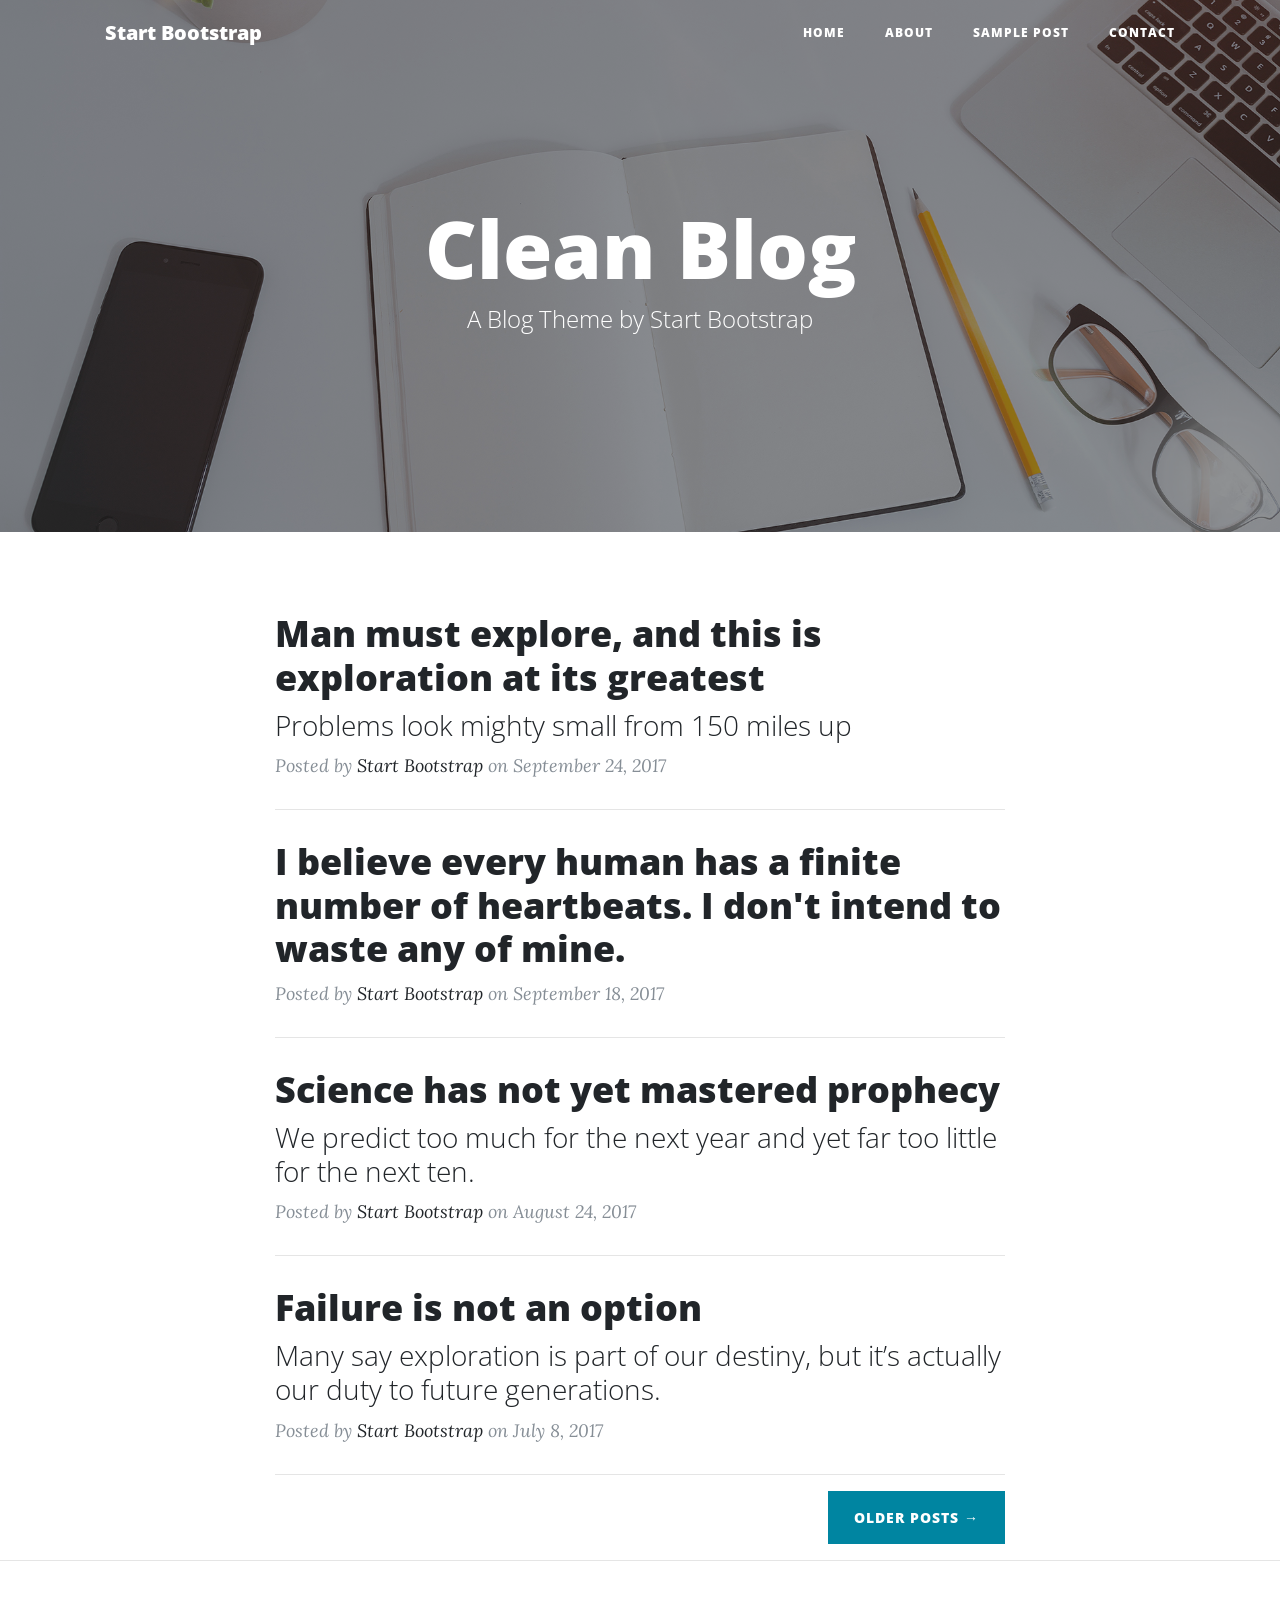
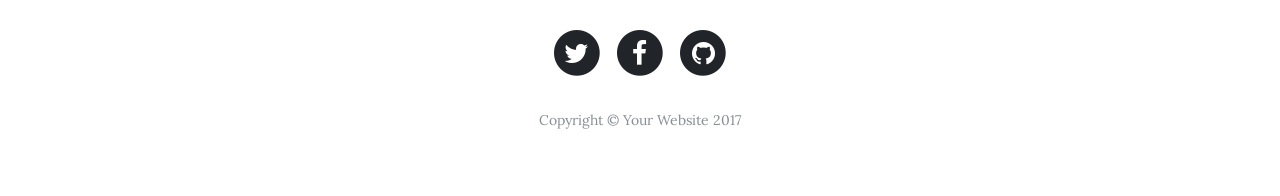
<file: themas-ejemplos/clean-blog-gh-pages/index.html>
<!DOCTYPE html>
<html lang="en">

  <head>

    <meta charset="utf-8">
    <meta name="viewport" content="width=device-width, initial-scale=1, shrink-to-fit=no">
    <meta name="description" content="">
    <meta name="author" content="">

    <title>Clean Blog - Start Bootstrap Theme</title>

    <!-- Bootstrap core CSS -->
    <link href="vendor/bootstrap/css/bootstrap.min.css" rel="stylesheet">

    <!-- Custom fonts for this template -->
    <link href="vendor/font-awesome/css/font-awesome.min.css" rel="stylesheet" type="text/css">
    <link href='https://fonts.googleapis.com/css?family=Lora:400,700,400italic,700italic' rel='stylesheet' type='text/css'>
    <link href='https://fonts.googleapis.com/css?family=Open+Sans:300italic,400italic,600italic,700italic,800italic,400,300,600,700,800' rel='stylesheet' type='text/css'>

    <!-- Custom styles for this template -->
    <link href="css/clean-blog.min.css" rel="stylesheet">

  </head>

  <body>

    <!-- Navigation -->
    <nav class="navbar navbar-expand-lg navbar-light fixed-top" id="mainNav">
      <div class="container">
        <a class="navbar-brand" href="index.html">Start Bootstrap</a>
        <button class="navbar-toggler navbar-toggler-right" type="button" data-toggle="collapse" data-target="#navbarResponsive" aria-controls="navbarResponsive" aria-expanded="false" aria-label="Toggle navigation">
          Menu
          <i class="fa fa-bars"></i>
        </button>
        <div class="collapse navbar-collapse" id="navbarResponsive">
          <ul class="navbar-nav ml-auto">
            <li class="nav-item">
              <a class="nav-link" href="index.html">Home</a>
            </li>
            <li class="nav-item">
              <a class="nav-link" href="about.html">About</a>
            </li>
            <li class="nav-item">
              <a class="nav-link" href="post.html">Sample Post</a>
            </li>
            <li class="nav-item">
              <a class="nav-link" href="contact.html">Contact</a>
            </li>
          </ul>
        </div>
      </div>
    </nav>

    <!-- Page Header -->
    <header class="masthead" style="background-image: url('img/home-bg.jpg')">
      <div class="overlay"></div>
      <div class="container">
        <div class="row">
          <div class="col-lg-8 col-md-10 mx-auto">
            <div class="site-heading">
              <h1>Clean Blog</h1>
              <span class="subheading">A Blog Theme by Start Bootstrap</span>
            </div>
          </div>
        </div>
      </div>
    </header>

    <!-- Main Content -->
    <div class="container">
      <div class="row">
        <div class="col-lg-8 col-md-10 mx-auto">
          <div class="post-preview">
            <a href="post.html">
              <h2 class="post-title">
                Man must explore, and this is exploration at its greatest
              </h2>
              <h3 class="post-subtitle">
                Problems look mighty small from 150 miles up
              </h3>
            </a>
            <p class="post-meta">Posted by
              <a href="#">Start Bootstrap</a>
              on September 24, 2017</p>
          </div>
          <hr>
          <div class="post-preview">
            <a href="post.html">
              <h2 class="post-title">
                I believe every human has a finite number of heartbeats. I don't intend to waste any of mine.
              </h2>
            </a>
            <p class="post-meta">Posted by
              <a href="#">Start Bootstrap</a>
              on September 18, 2017</p>
          </div>
          <hr>
          <div class="post-preview">
            <a href="post.html">
              <h2 class="post-title">
                Science has not yet mastered prophecy
              </h2>
              <h3 class="post-subtitle">
                We predict too much for the next year and yet far too little for the next ten.
              </h3>
            </a>
            <p class="post-meta">Posted by
              <a href="#">Start Bootstrap</a>
              on August 24, 2017</p>
          </div>
          <hr>
          <div class="post-preview">
            <a href="post.html">
              <h2 class="post-title">
                Failure is not an option
              </h2>
              <h3 class="post-subtitle">
                Many say exploration is part of our destiny, but it’s actually our duty to future generations.
              </h3>
            </a>
            <p class="post-meta">Posted by
              <a href="#">Start Bootstrap</a>
              on July 8, 2017</p>
          </div>
          <hr>
          <!-- Pager -->
          <div class="clearfix">
            <a class="btn btn-primary float-right" href="#">Older Posts &rarr;</a>
          </div>
        </div>
      </div>
    </div>

    <hr>

    <!-- Footer -->
    <footer>
      <div class="container">
        <div class="row">
          <div class="col-lg-8 col-md-10 mx-auto">
            <ul class="list-inline text-center">
              <li class="list-inline-item">
                <a href="#">
                  <span class="fa-stack fa-lg">
                    <i class="fa fa-circle fa-stack-2x"></i>
                    <i class="fa fa-twitter fa-stack-1x fa-inverse"></i>
                  </span>
                </a>
              </li>
              <li class="list-inline-item">
                <a href="#">
                  <span class="fa-stack fa-lg">
                    <i class="fa fa-circle fa-stack-2x"></i>
                    <i class="fa fa-facebook fa-stack-1x fa-inverse"></i>
                  </span>
                </a>
              </li>
              <li class="list-inline-item">
                <a href="#">
                  <span class="fa-stack fa-lg">
                    <i class="fa fa-circle fa-stack-2x"></i>
                    <i class="fa fa-github fa-stack-1x fa-inverse"></i>
                  </span>
                </a>
              </li>
            </ul>
            <p class="copyright text-muted">Copyright &copy; Your Website 2017</p>
          </div>
        </div>
      </div>
    </footer>

    <!-- Bootstrap core JavaScript -->
    <script src="vendor/jquery/jquery.min.js"></script>
    <script src="vendor/bootstrap/js/bootstrap.bundle.min.js"></script>

    <!-- Custom scripts for this template -->
    <script src="js/clean-blog.min.js"></script>

  </body>

</html>
</file>
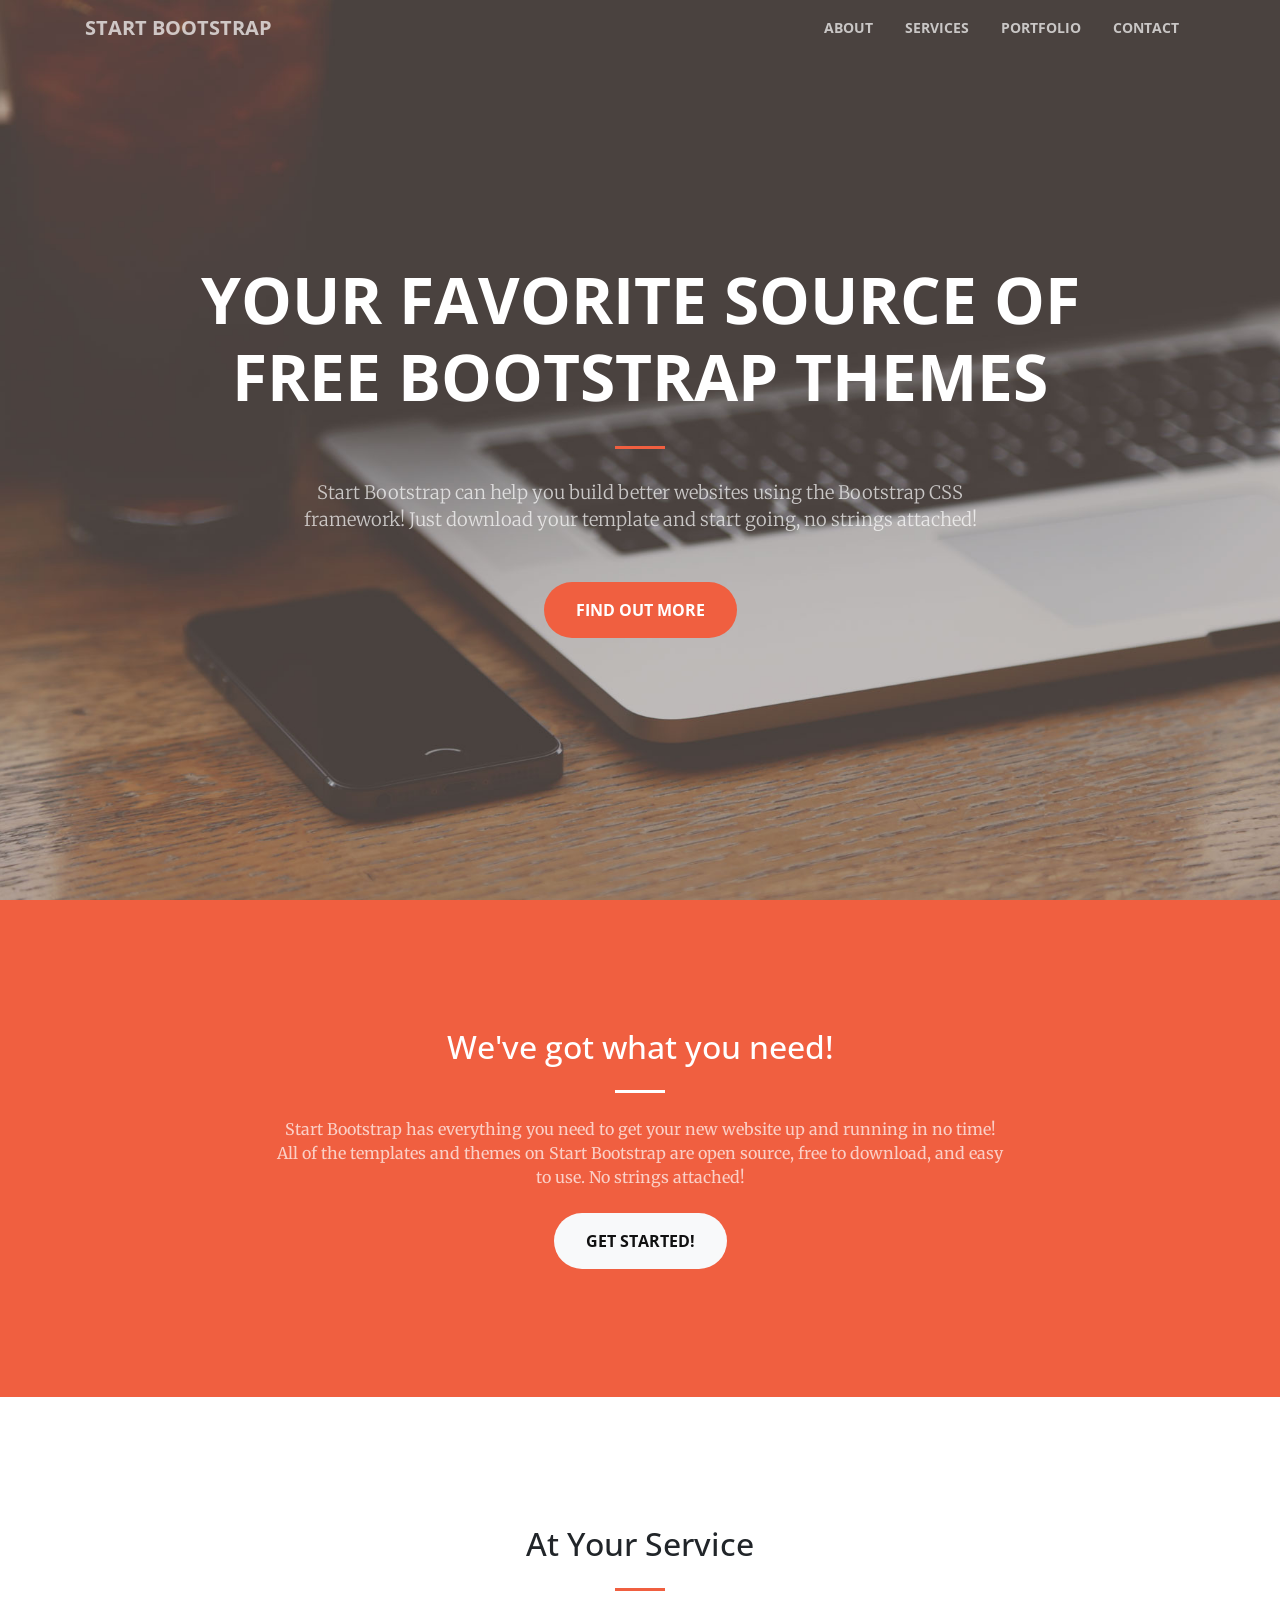
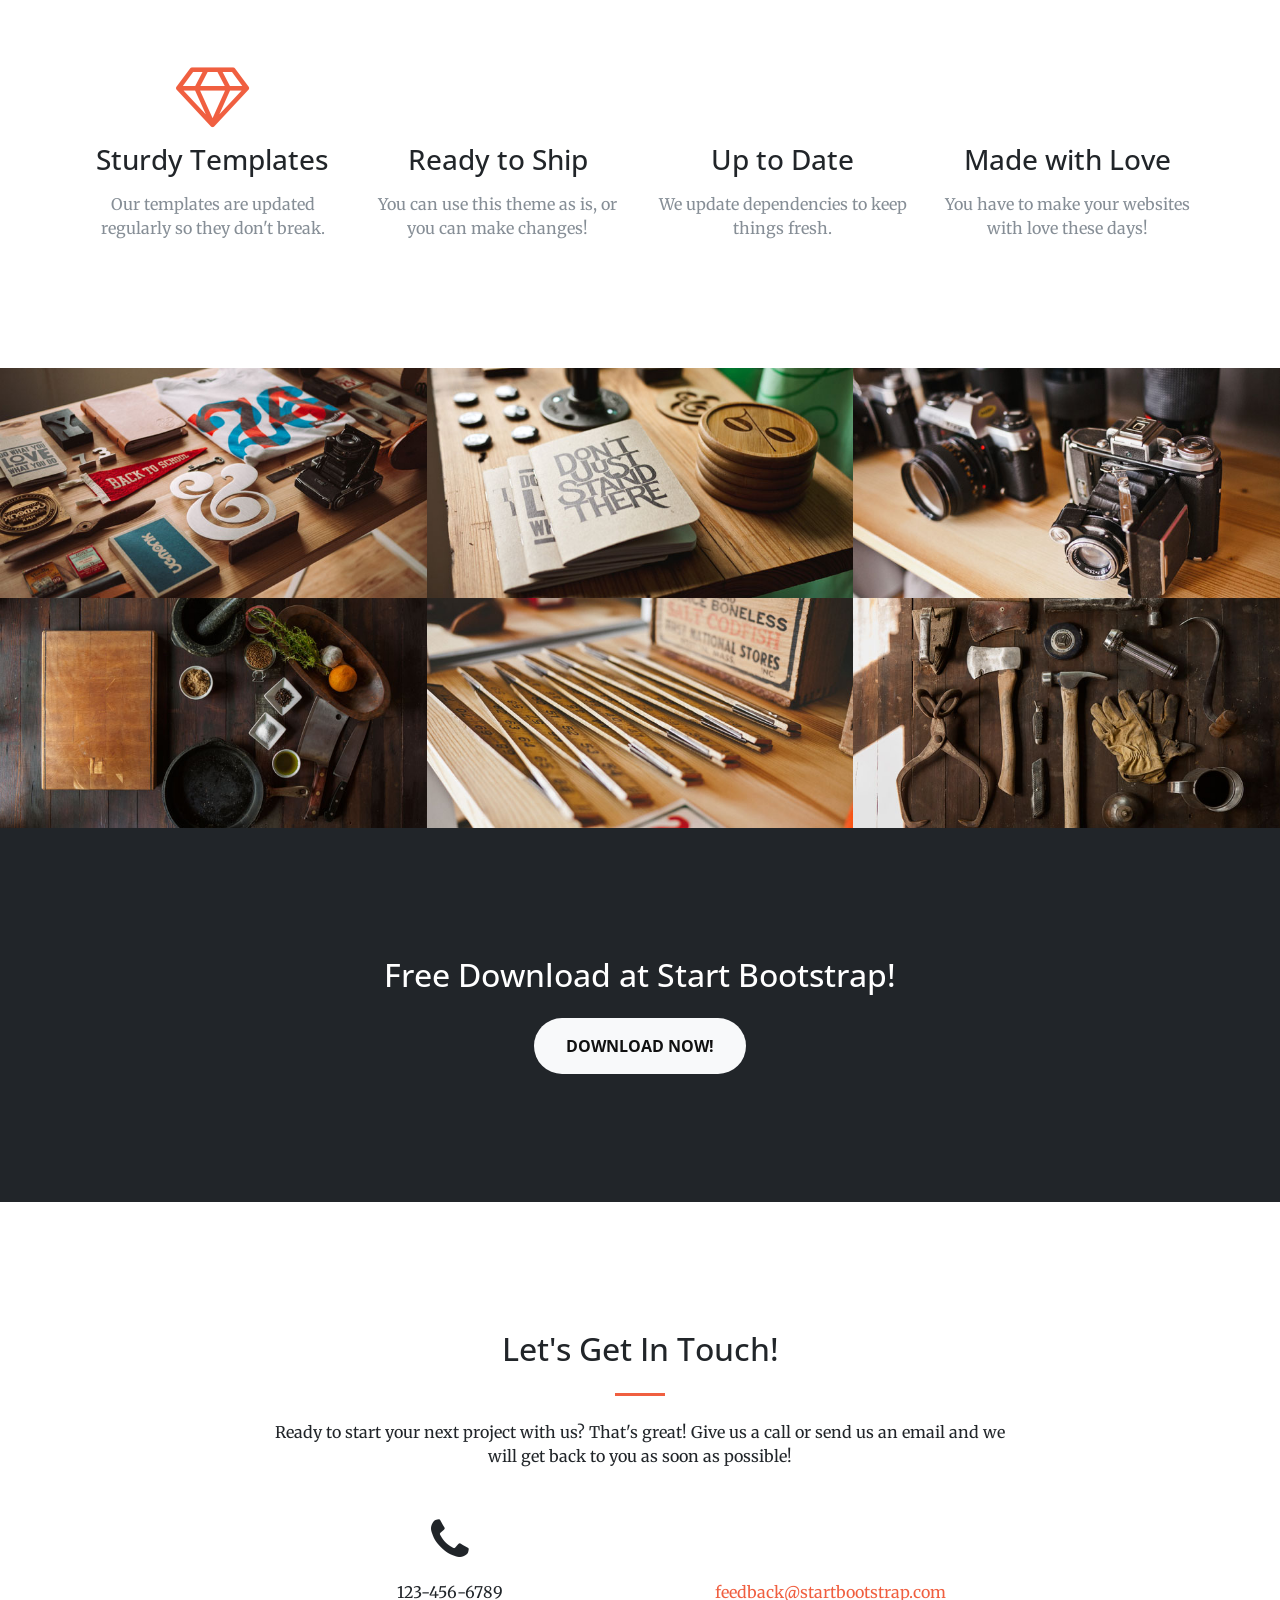
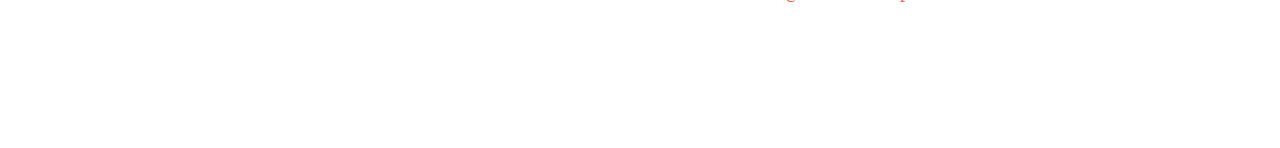
<file: themas-ejemplos/creative-gh-pages/index.html>
<!DOCTYPE html>
<html lang="en">

  <head>

    <meta charset="utf-8">
    <meta name="viewport" content="width=device-width, initial-scale=1, shrink-to-fit=no">
    <meta name="description" content="">
    <meta name="author" content="">

    <title>Creative - Start Bootstrap Theme</title>

    <!-- Bootstrap core CSS -->
    <link href="vendor/bootstrap/css/bootstrap.min.css" rel="stylesheet">

    <!-- Custom fonts for this template -->
    <link href="vendor/font-awesome/css/font-awesome.min.css" rel="stylesheet" type="text/css">
    <link href='https://fonts.googleapis.com/css?family=Open+Sans:300italic,400italic,600italic,700italic,800italic,400,300,600,700,800' rel='stylesheet' type='text/css'>
    <link href='https://fonts.googleapis.com/css?family=Merriweather:400,300,300italic,400italic,700,700italic,900,900italic' rel='stylesheet' type='text/css'>

    <!-- Plugin CSS -->
    <link href="vendor/magnific-popup/magnific-popup.css" rel="stylesheet">

    <!-- Custom styles for this template -->
    <link href="css/creative.min.css" rel="stylesheet">

  </head>

  <body id="page-top">

    <!-- Navigation -->
    <nav class="navbar navbar-expand-lg navbar-light fixed-top" id="mainNav">
      <div class="container">
        <a class="navbar-brand js-scroll-trigger" href="#page-top">Start Bootstrap</a>
        <button class="navbar-toggler navbar-toggler-right" type="button" data-toggle="collapse" data-target="#navbarResponsive" aria-controls="navbarResponsive" aria-expanded="false" aria-label="Toggle navigation">
          <span class="navbar-toggler-icon"></span>
        </button>
        <div class="collapse navbar-collapse" id="navbarResponsive">
          <ul class="navbar-nav ml-auto">
            <li class="nav-item">
              <a class="nav-link js-scroll-trigger" href="#about">About</a>
            </li>
            <li class="nav-item">
              <a class="nav-link js-scroll-trigger" href="#services">Services</a>
            </li>
            <li class="nav-item">
              <a class="nav-link js-scroll-trigger" href="#portfolio">Portfolio</a>
            </li>
            <li class="nav-item">
              <a class="nav-link js-scroll-trigger" href="#contact">Contact</a>
            </li>
          </ul>
        </div>
      </div>
    </nav>

    <header class="masthead text-center text-white d-flex">
      <div class="container my-auto">
        <div class="row">
          <div class="col-lg-10 mx-auto">
            <h1 class="text-uppercase">
              <strong>Your Favorite Source of Free Bootstrap Themes</strong>
            </h1>
            <hr>
          </div>
          <div class="col-lg-8 mx-auto">
            <p class="text-faded mb-5">Start Bootstrap can help you build better websites using the Bootstrap CSS framework! Just download your template and start going, no strings attached!</p>
            <a class="btn btn-primary btn-xl js-scroll-trigger" href="#about">Find Out More</a>
          </div>
        </div>
      </div>
    </header>

    <section class="bg-primary" id="about">
      <div class="container">
        <div class="row">
          <div class="col-lg-8 mx-auto text-center">
            <h2 class="section-heading text-white">We've got what you need!</h2>
            <hr class="light my-4">
            <p class="text-faded mb-4">Start Bootstrap has everything you need to get your new website up and running in no time! All of the templates and themes on Start Bootstrap are open source, free to download, and easy to use. No strings attached!</p>
            <a class="btn btn-light btn-xl js-scroll-trigger" href="#services">Get Started!</a>
          </div>
        </div>
      </div>
    </section>

    <section id="services">
      <div class="container">
        <div class="row">
          <div class="col-lg-12 text-center">
            <h2 class="section-heading">At Your Service</h2>
            <hr class="my-4">
          </div>
        </div>
      </div>
      <div class="container">
        <div class="row">
          <div class="col-lg-3 col-md-6 text-center">
            <div class="service-box mt-5 mx-auto">
              <i class="fa fa-4x fa-diamond text-primary mb-3 sr-icons"></i>
              <h3 class="mb-3">Sturdy Templates</h3>
              <p class="text-muted mb-0">Our templates are updated regularly so they don't break.</p>
            </div>
          </div>
          <div class="col-lg-3 col-md-6 text-center">
            <div class="service-box mt-5 mx-auto">
              <i class="fa fa-4x fa-paper-plane text-primary mb-3 sr-icons"></i>
              <h3 class="mb-3">Ready to Ship</h3>
              <p class="text-muted mb-0">You can use this theme as is, or you can make changes!</p>
            </div>
          </div>
          <div class="col-lg-3 col-md-6 text-center">
            <div class="service-box mt-5 mx-auto">
              <i class="fa fa-4x fa-newspaper-o text-primary mb-3 sr-icons"></i>
              <h3 class="mb-3">Up to Date</h3>
              <p class="text-muted mb-0">We update dependencies to keep things fresh.</p>
            </div>
          </div>
          <div class="col-lg-3 col-md-6 text-center">
            <div class="service-box mt-5 mx-auto">
              <i class="fa fa-4x fa-heart text-primary mb-3 sr-icons"></i>
              <h3 class="mb-3">Made with Love</h3>
              <p class="text-muted mb-0">You have to make your websites with love these days!</p>
            </div>
          </div>
        </div>
      </div>
    </section>

    <section class="p-0" id="portfolio">
      <div class="container-fluid p-0">
        <div class="row no-gutters popup-gallery">
          <div class="col-lg-4 col-sm-6">
            <a class="portfolio-box" href="img/portfolio/fullsize/1.jpg">
              <img class="img-fluid" src="img/portfolio/thumbnails/1.jpg" alt="">
              <div class="portfolio-box-caption">
                <div class="portfolio-box-caption-content">
                  <div class="project-category text-faded">
                    Category
                  </div>
                  <div class="project-name">
                    Project Name
                  </div>
                </div>
              </div>
            </a>
          </div>
          <div class="col-lg-4 col-sm-6">
            <a class="portfolio-box" href="img/portfolio/fullsize/2.jpg">
              <img class="img-fluid" src="img/portfolio/thumbnails/2.jpg" alt="">
              <div class="portfolio-box-caption">
                <div class="portfolio-box-caption-content">
                  <div class="project-category text-faded">
                    Category
                  </div>
                  <div class="project-name">
                    Project Name
                  </div>
                </div>
              </div>
            </a>
          </div>
          <div class="col-lg-4 col-sm-6">
            <a class="portfolio-box" href="img/portfolio/fullsize/3.jpg">
              <img class="img-fluid" src="img/portfolio/thumbnails/3.jpg" alt="">
              <div class="portfolio-box-caption">
                <div class="portfolio-box-caption-content">
                  <div class="project-category text-faded">
                    Category
                  </div>
                  <div class="project-name">
                    Project Name
                  </div>
                </div>
              </div>
            </a>
          </div>
          <div class="col-lg-4 col-sm-6">
            <a class="portfolio-box" href="img/portfolio/fullsize/4.jpg">
              <img class="img-fluid" src="img/portfolio/thumbnails/4.jpg" alt="">
              <div class="portfolio-box-caption">
                <div class="portfolio-box-caption-content">
                  <div class="project-category text-faded">
                    Category
                  </div>
                  <div class="project-name">
                    Project Name
                  </div>
                </div>
              </div>
            </a>
          </div>
          <div class="col-lg-4 col-sm-6">
            <a class="portfolio-box" href="img/portfolio/fullsize/5.jpg">
              <img class="img-fluid" src="img/portfolio/thumbnails/5.jpg" alt="">
              <div class="portfolio-box-caption">
                <div class="portfolio-box-caption-content">
                  <div class="project-category text-faded">
                    Category
                  </div>
                  <div class="project-name">
                    Project Name
                  </div>
                </div>
              </div>
            </a>
          </div>
          <div class="col-lg-4 col-sm-6">
            <a class="portfolio-box" href="img/portfolio/fullsize/6.jpg">
              <img class="img-fluid" src="img/portfolio/thumbnails/6.jpg" alt="">
              <div class="portfolio-box-caption">
                <div class="portfolio-box-caption-content">
                  <div class="project-category text-faded">
                    Category
                  </div>
                  <div class="project-name">
                    Project Name
                  </div>
                </div>
              </div>
            </a>
          </div>
        </div>
      </div>
    </section>

    <section class="bg-dark text-white">
      <div class="container text-center">
        <h2 class="mb-4">Free Download at Start Bootstrap!</h2>
        <a class="btn btn-light btn-xl sr-button" href="http://startbootstrap.com/template-overviews/creative/">Download Now!</a>
      </div>
    </section>

    <section id="contact">
      <div class="container">
        <div class="row">
          <div class="col-lg-8 mx-auto text-center">
            <h2 class="section-heading">Let's Get In Touch!</h2>
            <hr class="my-4">
            <p class="mb-5">Ready to start your next project with us? That's great! Give us a call or send us an email and we will get back to you as soon as possible!</p>
          </div>
        </div>
        <div class="row">
          <div class="col-lg-4 ml-auto text-center">
            <i class="fa fa-phone fa-3x mb-3 sr-contact"></i>
            <p>123-456-6789</p>
          </div>
          <div class="col-lg-4 mr-auto text-center">
            <i class="fa fa-envelope-o fa-3x mb-3 sr-contact"></i>
            <p>
              <a href="mailto:your-email@your-domain.com">feedback@startbootstrap.com</a>
            </p>
          </div>
        </div>
      </div>
    </section>

    <!-- Bootstrap core JavaScript -->
    <script src="vendor/jquery/jquery.min.js"></script>
    <script src="vendor/bootstrap/js/bootstrap.bundle.min.js"></script>

    <!-- Plugin JavaScript -->
    <script src="vendor/jquery-easing/jquery.easing.min.js"></script>
    <script src="vendor/scrollreveal/scrollreveal.min.js"></script>
    <script src="vendor/magnific-popup/jquery.magnific-popup.min.js"></script>

    <!-- Custom scripts for this template -->
    <script src="js/creative.min.js"></script>

  </body>

</html>
</file>
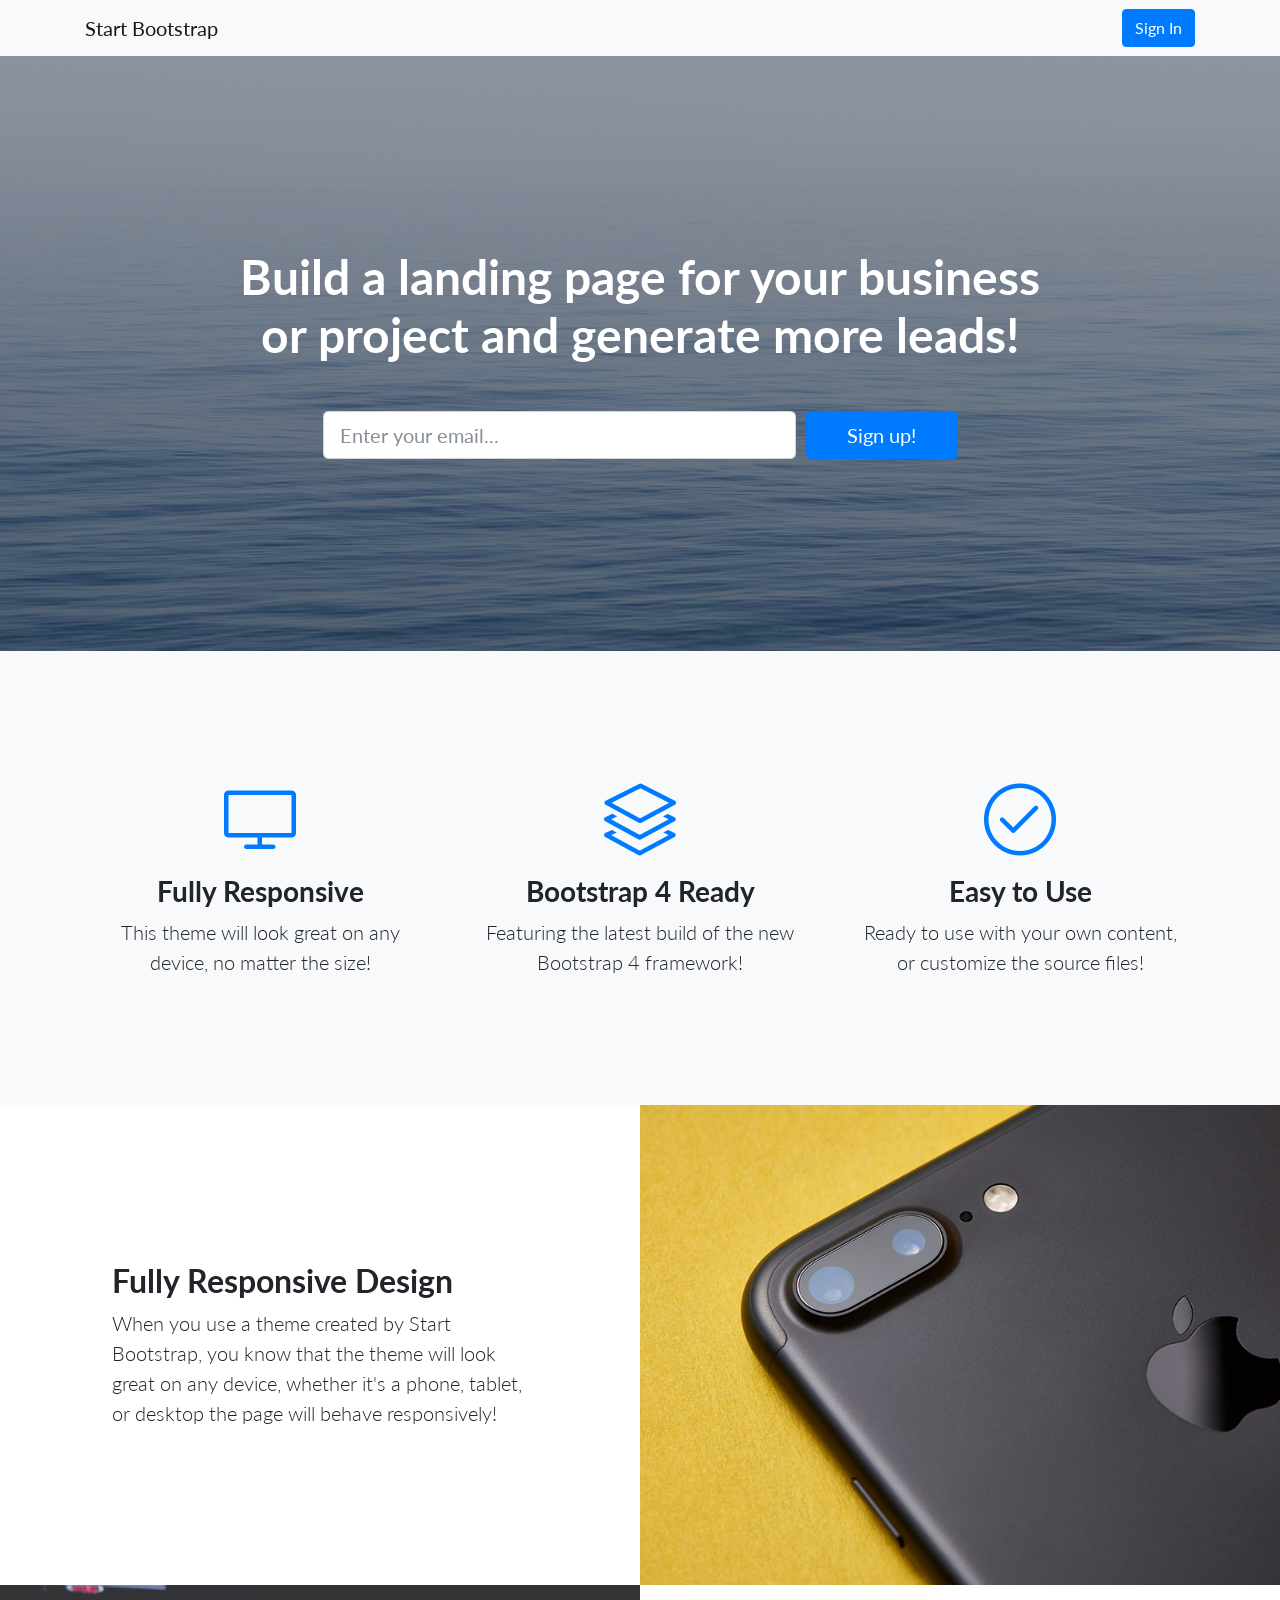
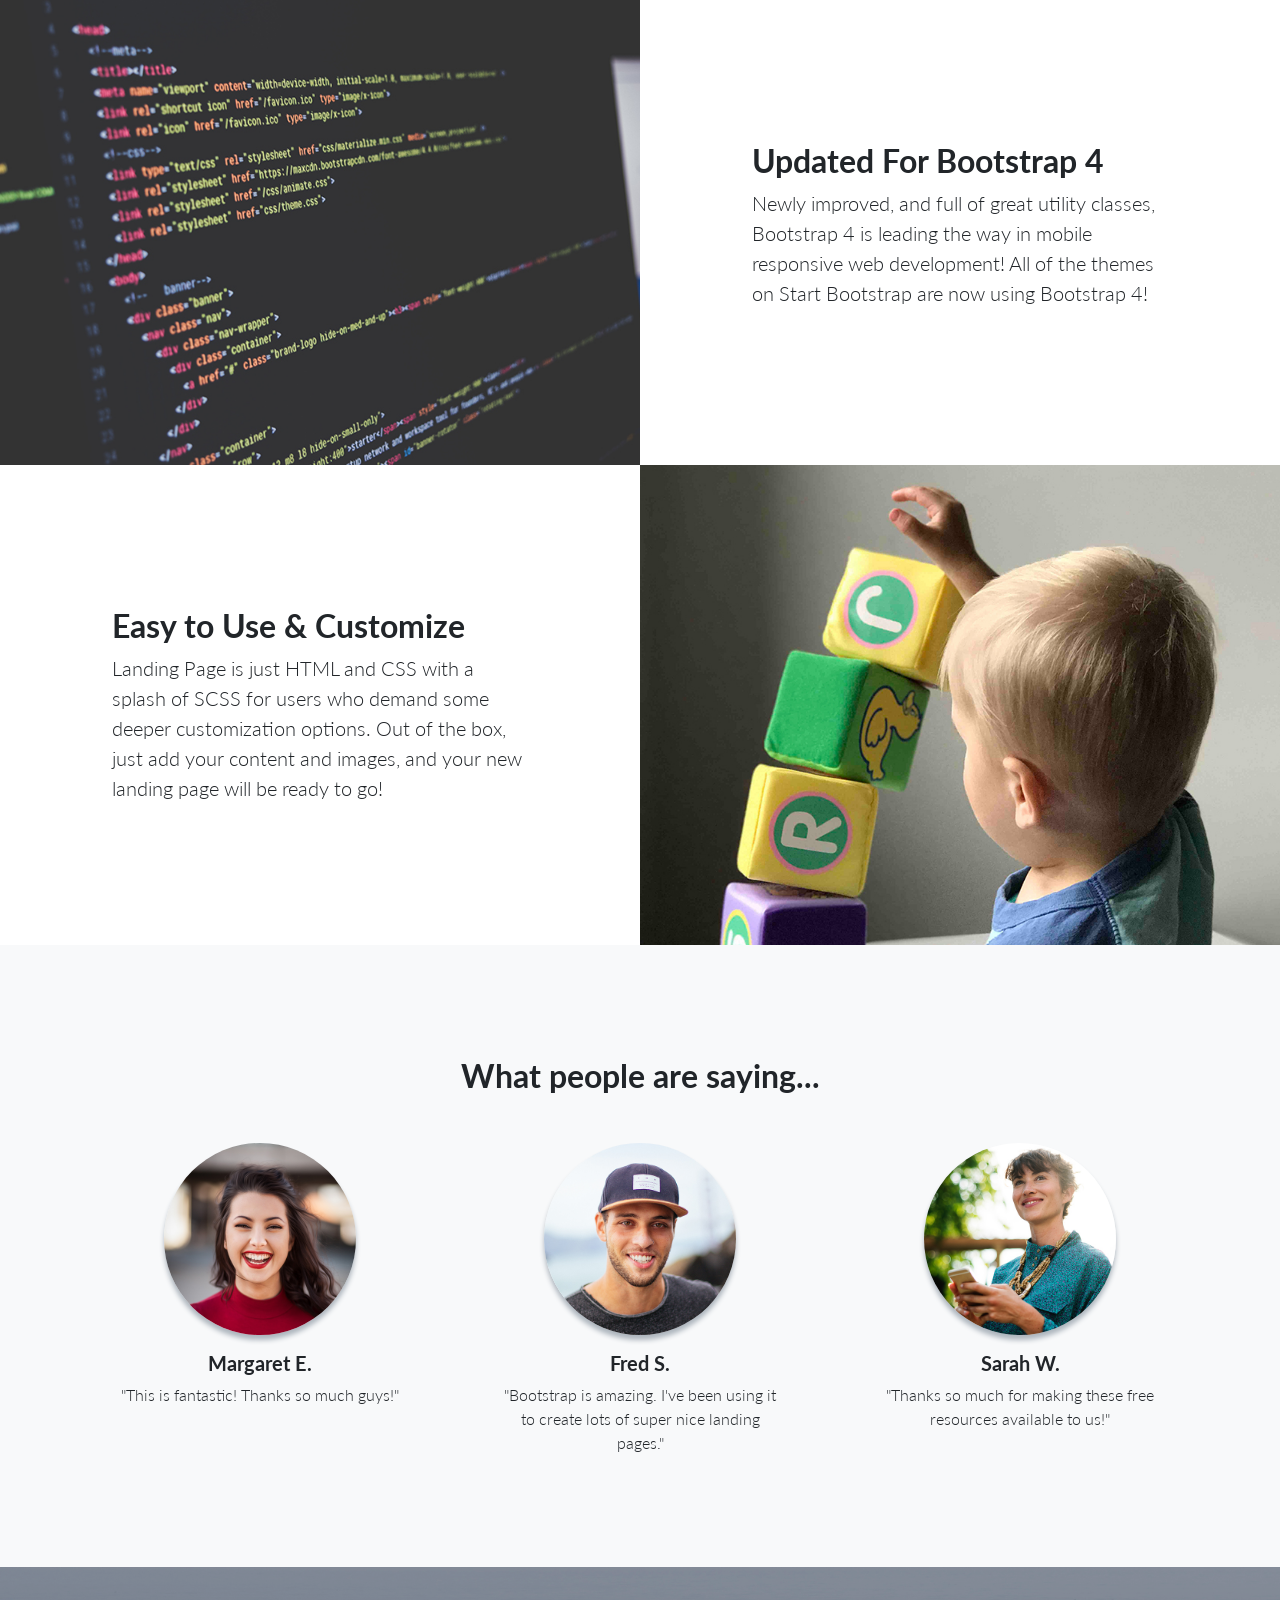
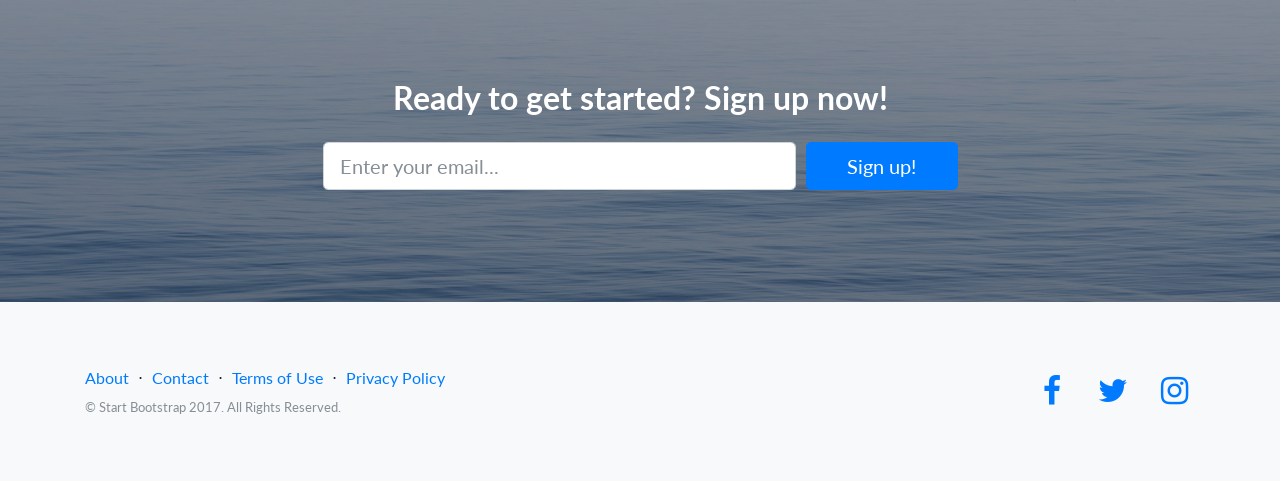
<file: themas-ejemplos/landing-page-gh-pages/index.html>
<!DOCTYPE html>
<html lang="en">

  <head>

    <meta charset="utf-8">
    <meta name="viewport" content="width=device-width, initial-scale=1, shrink-to-fit=no">
    <meta name="description" content="">
    <meta name="author" content="">

    <title>Landing Page - Start Bootstrap Theme</title>

    <!-- Bootstrap core CSS -->
    <link href="vendor/bootstrap/css/bootstrap.min.css" rel="stylesheet">

    <!-- Custom fonts for this template -->
    <link href="vendor/font-awesome/css/font-awesome.min.css" rel="stylesheet" type="text/css">
    <link href="vendor/simple-line-icons/css/simple-line-icons.css" rel="stylesheet" type="text/css">
    <link href="https://fonts.googleapis.com/css?family=Lato:300,400,700,300italic,400italic,700italic" rel="stylesheet" type="text/css">

    <!-- Custom styles for this template -->
    <link href="css/landing-page.min.css" rel="stylesheet">

  </head>

  <body>

    <!-- Navigation -->
    <nav class="navbar navbar-light bg-light static-top">
      <div class="container">
        <a class="navbar-brand" href="#">Start Bootstrap</a>
        <a class="btn btn-primary" href="#">Sign In</a>
      </div>
    </nav>

    <!-- Masthead -->
    <header class="masthead text-white text-center">
      <div class="overlay"></div>
      <div class="container">
        <div class="row">
          <div class="col-xl-9 mx-auto">
            <h1 class="mb-5">Build a landing page for your business or project and generate more leads!</h1>
          </div>
          <div class="col-md-10 col-lg-8 col-xl-7 mx-auto">
            <form>
              <div class="form-row">
                <div class="col-12 col-md-9 mb-2 mb-md-0">
                  <input type="email" class="form-control form-control-lg" placeholder="Enter your email...">
                </div>
                <div class="col-12 col-md-3">
                  <button type="submit" class="btn btn-block btn-lg btn-primary">Sign up!</button>
                </div>
              </div>
            </form>
          </div>
        </div>
      </div>
    </header>

    <!-- Icons Grid -->
    <section class="features-icons bg-light text-center">
      <div class="container">
        <div class="row">
          <div class="col-lg-4">
            <div class="features-icons-item mx-auto mb-5 mb-lg-0 mb-lg-3">
              <div class="features-icons-icon d-flex">
                <i class="icon-screen-desktop m-auto text-primary"></i>
              </div>
              <h3>Fully Responsive</h3>
              <p class="lead mb-0">This theme will look great on any device, no matter the size!</p>
            </div>
          </div>
          <div class="col-lg-4">
            <div class="features-icons-item mx-auto mb-5 mb-lg-0 mb-lg-3">
              <div class="features-icons-icon d-flex">
                <i class="icon-layers m-auto text-primary"></i>
              </div>
              <h3>Bootstrap 4 Ready</h3>
              <p class="lead mb-0">Featuring the latest build of the new Bootstrap 4 framework!</p>
            </div>
          </div>
          <div class="col-lg-4">
            <div class="features-icons-item mx-auto mb-0 mb-lg-3">
              <div class="features-icons-icon d-flex">
                <i class="icon-check m-auto text-primary"></i>
              </div>
              <h3>Easy to Use</h3>
              <p class="lead mb-0">Ready to use with your own content, or customize the source files!</p>
            </div>
          </div>
        </div>
      </div>
    </section>

    <!-- Image Showcases -->
    <section class="showcase">
      <div class="container-fluid p-0">
        <div class="row no-gutters">

          <div class="col-lg-6 order-lg-2 text-white showcase-img" style="background-image: url('img/bg-showcase-1.jpg');"></div>
          <div class="col-lg-6 order-lg-1 my-auto showcase-text">
            <h2>Fully Responsive Design</h2>
            <p class="lead mb-0">When you use a theme created by Start Bootstrap, you know that the theme will look great on any device, whether it's a phone, tablet, or desktop the page will behave responsively!</p>
          </div>
        </div>
        <div class="row no-gutters">
          <div class="col-lg-6 text-white showcase-img" style="background-image: url('img/bg-showcase-2.jpg');"></div>
          <div class="col-lg-6 my-auto showcase-text">
            <h2>Updated For Bootstrap 4</h2>
            <p class="lead mb-0">Newly improved, and full of great utility classes, Bootstrap 4 is leading the way in mobile responsive web development! All of the themes on Start Bootstrap are now using Bootstrap 4!</p>
          </div>
        </div>
        <div class="row no-gutters">
          <div class="col-lg-6 order-lg-2 text-white showcase-img" style="background-image: url('img/bg-showcase-3.jpg');"></div>
          <div class="col-lg-6 order-lg-1 my-auto showcase-text">
            <h2>Easy to Use &amp; Customize</h2>
            <p class="lead mb-0">Landing Page is just HTML and CSS with a splash of SCSS for users who demand some deeper customization options. Out of the box, just add your content and images, and your new landing page will be ready to go!</p>
          </div>
        </div>
      </div>
    </section>

    <!-- Testimonials -->
    <section class="testimonials text-center bg-light">
      <div class="container">
        <h2 class="mb-5">What people are saying...</h2>
        <div class="row">
          <div class="col-lg-4">
            <div class="testimonial-item mx-auto mb-5 mb-lg-0">
              <img class="img-fluid rounded-circle mb-3" src="img/testimonials-1.jpg" alt="">
              <h5>Margaret E.</h5>
              <p class="font-weight-light mb-0">"This is fantastic! Thanks so much guys!"</p>
            </div>
          </div>
          <div class="col-lg-4">
            <div class="testimonial-item mx-auto mb-5 mb-lg-0">
              <img class="img-fluid rounded-circle mb-3" src="img/testimonials-2.jpg" alt="">
              <h5>Fred S.</h5>
              <p class="font-weight-light mb-0">"Bootstrap is amazing. I've been using it to create lots of super nice landing pages."</p>
            </div>
          </div>
          <div class="col-lg-4">
            <div class="testimonial-item mx-auto mb-5 mb-lg-0">
              <img class="img-fluid rounded-circle mb-3" src="img/testimonials-3.jpg" alt="">
              <h5>Sarah	W.</h5>
              <p class="font-weight-light mb-0">"Thanks so much for making these free resources available to us!"</p>
            </div>
          </div>
        </div>
      </div>
    </section>

    <!-- Call to Action -->
    <section class="call-to-action text-white text-center">
      <div class="overlay"></div>
      <div class="container">
        <div class="row">
          <div class="col-xl-9 mx-auto">
            <h2 class="mb-4">Ready to get started? Sign up now!</h2>
          </div>
          <div class="col-md-10 col-lg-8 col-xl-7 mx-auto">
            <form>
              <div class="form-row">
                <div class="col-12 col-md-9 mb-2 mb-md-0">
                  <input type="email" class="form-control form-control-lg" placeholder="Enter your email...">
                </div>
                <div class="col-12 col-md-3">
                  <button type="submit" class="btn btn-block btn-lg btn-primary">Sign up!</button>
                </div>
              </div>
            </form>
          </div>
        </div>
      </div>
    </section>

    <!-- Footer -->
    <footer class="footer bg-light">
      <div class="container">
        <div class="row">
          <div class="col-lg-6 h-100 text-center text-lg-left my-auto">
            <ul class="list-inline mb-2">
              <li class="list-inline-item">
                <a href="#">About</a>
              </li>
              <li class="list-inline-item">&sdot;</li>
              <li class="list-inline-item">
                <a href="#">Contact</a>
              </li>
              <li class="list-inline-item">&sdot;</li>
              <li class="list-inline-item">
                <a href="#">Terms of Use</a>
              </li>
              <li class="list-inline-item">&sdot;</li>
              <li class="list-inline-item">
                <a href="#">Privacy Policy</a>
              </li>
            </ul>
            <p class="text-muted small mb-4 mb-lg-0">&copy; Start Bootstrap 2017. All Rights Reserved.</p>
          </div>
          <div class="col-lg-6 h-100 text-center text-lg-right my-auto">
            <ul class="list-inline mb-0">
              <li class="list-inline-item mr-3">
                <a href="#">
                  <i class="fa fa-facebook fa-2x fa-fw"></i>
                </a>
              </li>
              <li class="list-inline-item mr-3">
                <a href="#">
                  <i class="fa fa-twitter fa-2x fa-fw"></i>
                </a>
              </li>
              <li class="list-inline-item">
                <a href="#">
                  <i class="fa fa-instagram fa-2x fa-fw"></i>
                </a>
              </li>
            </ul>
          </div>
        </div>
      </div>
    </footer>

    <!-- Bootstrap core JavaScript -->
    <script src="vendor/jquery/jquery.min.js"></script>
    <script src="vendor/bootstrap/js/bootstrap.bundle.min.js"></script>

  </body>

</html>
</file>
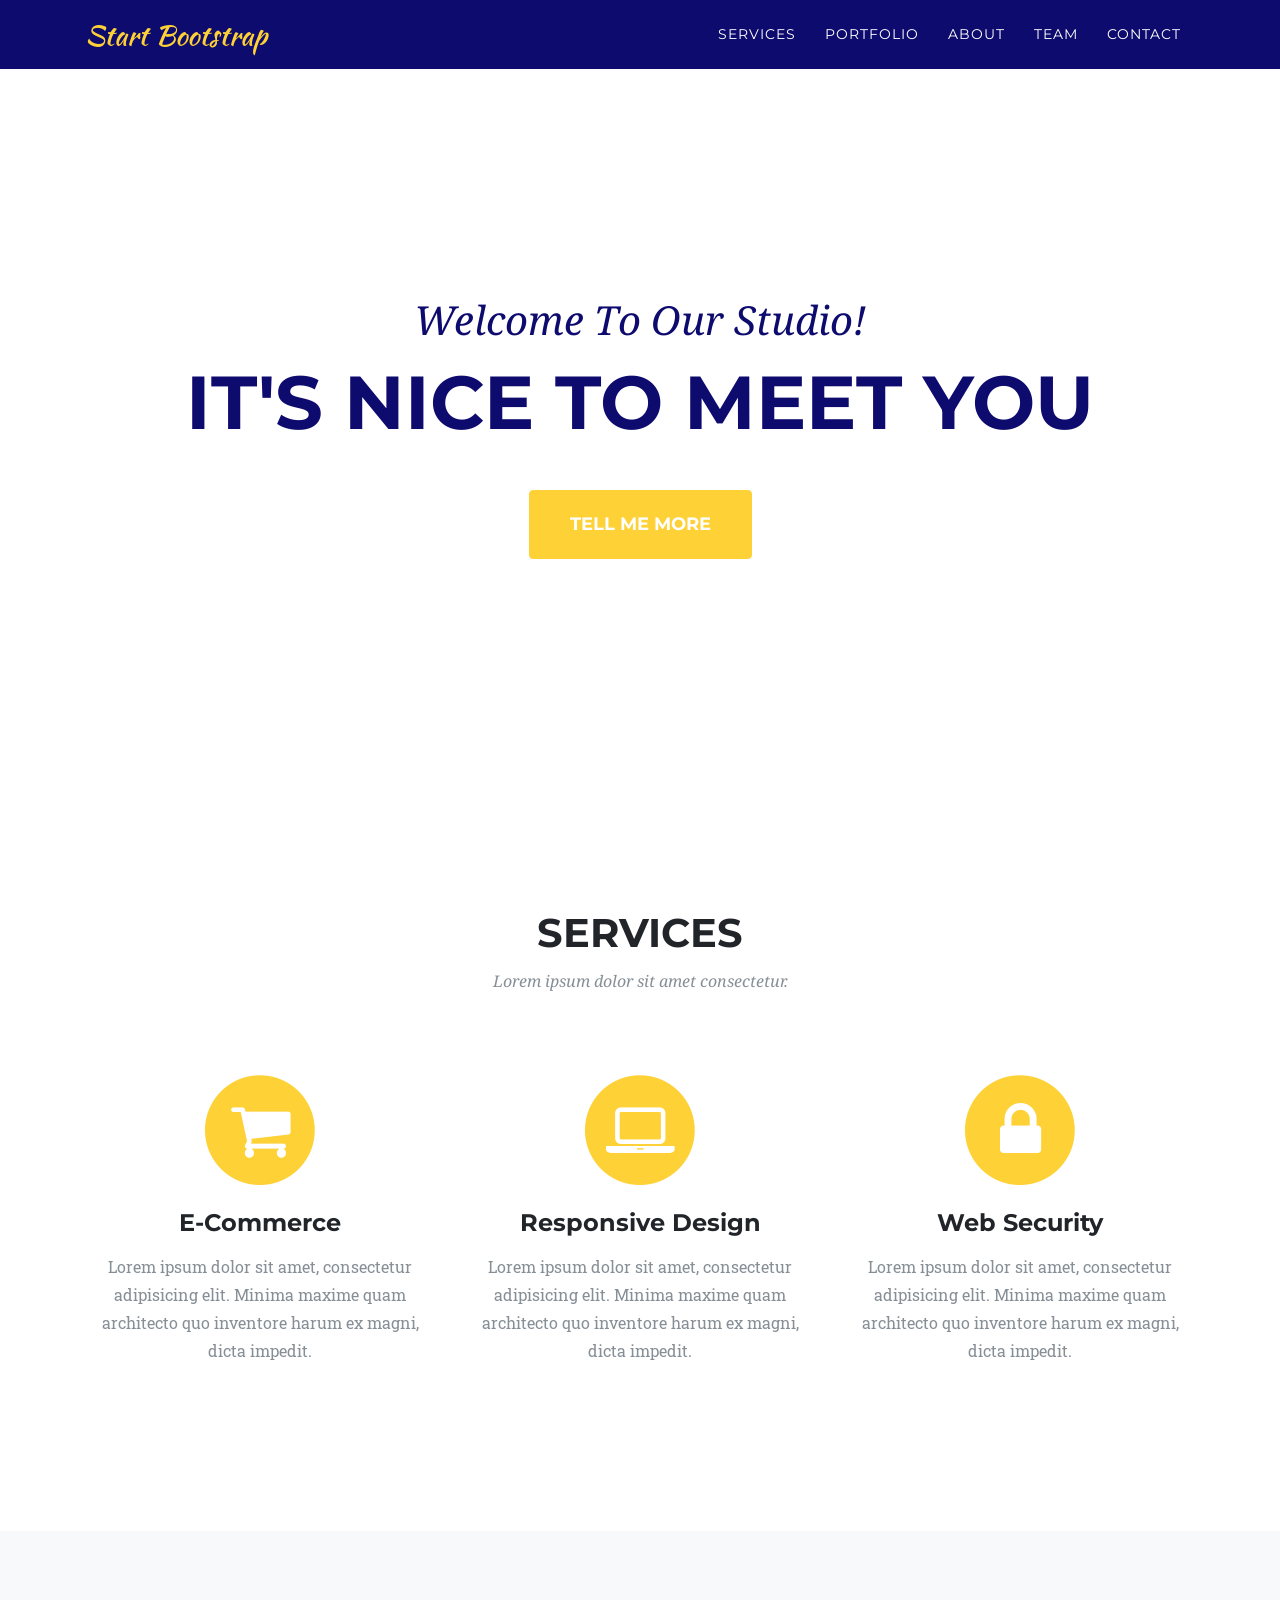
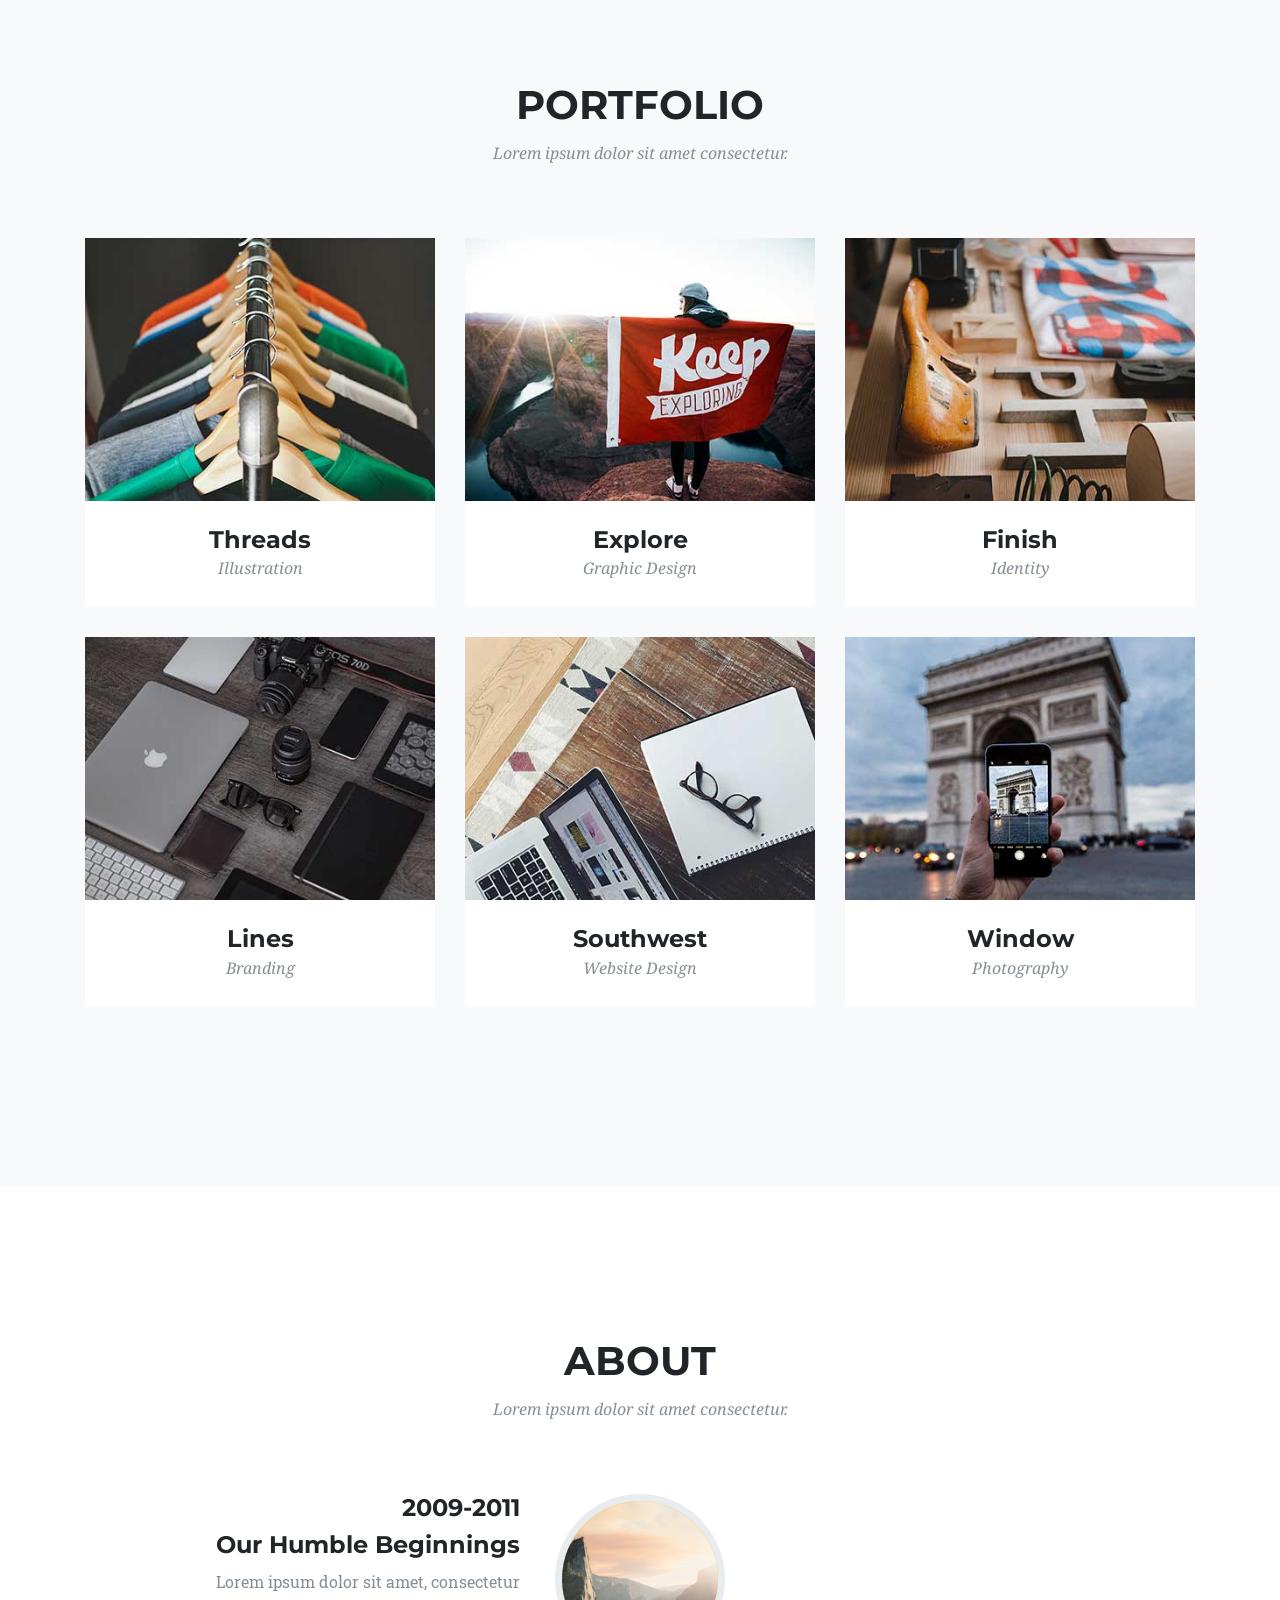
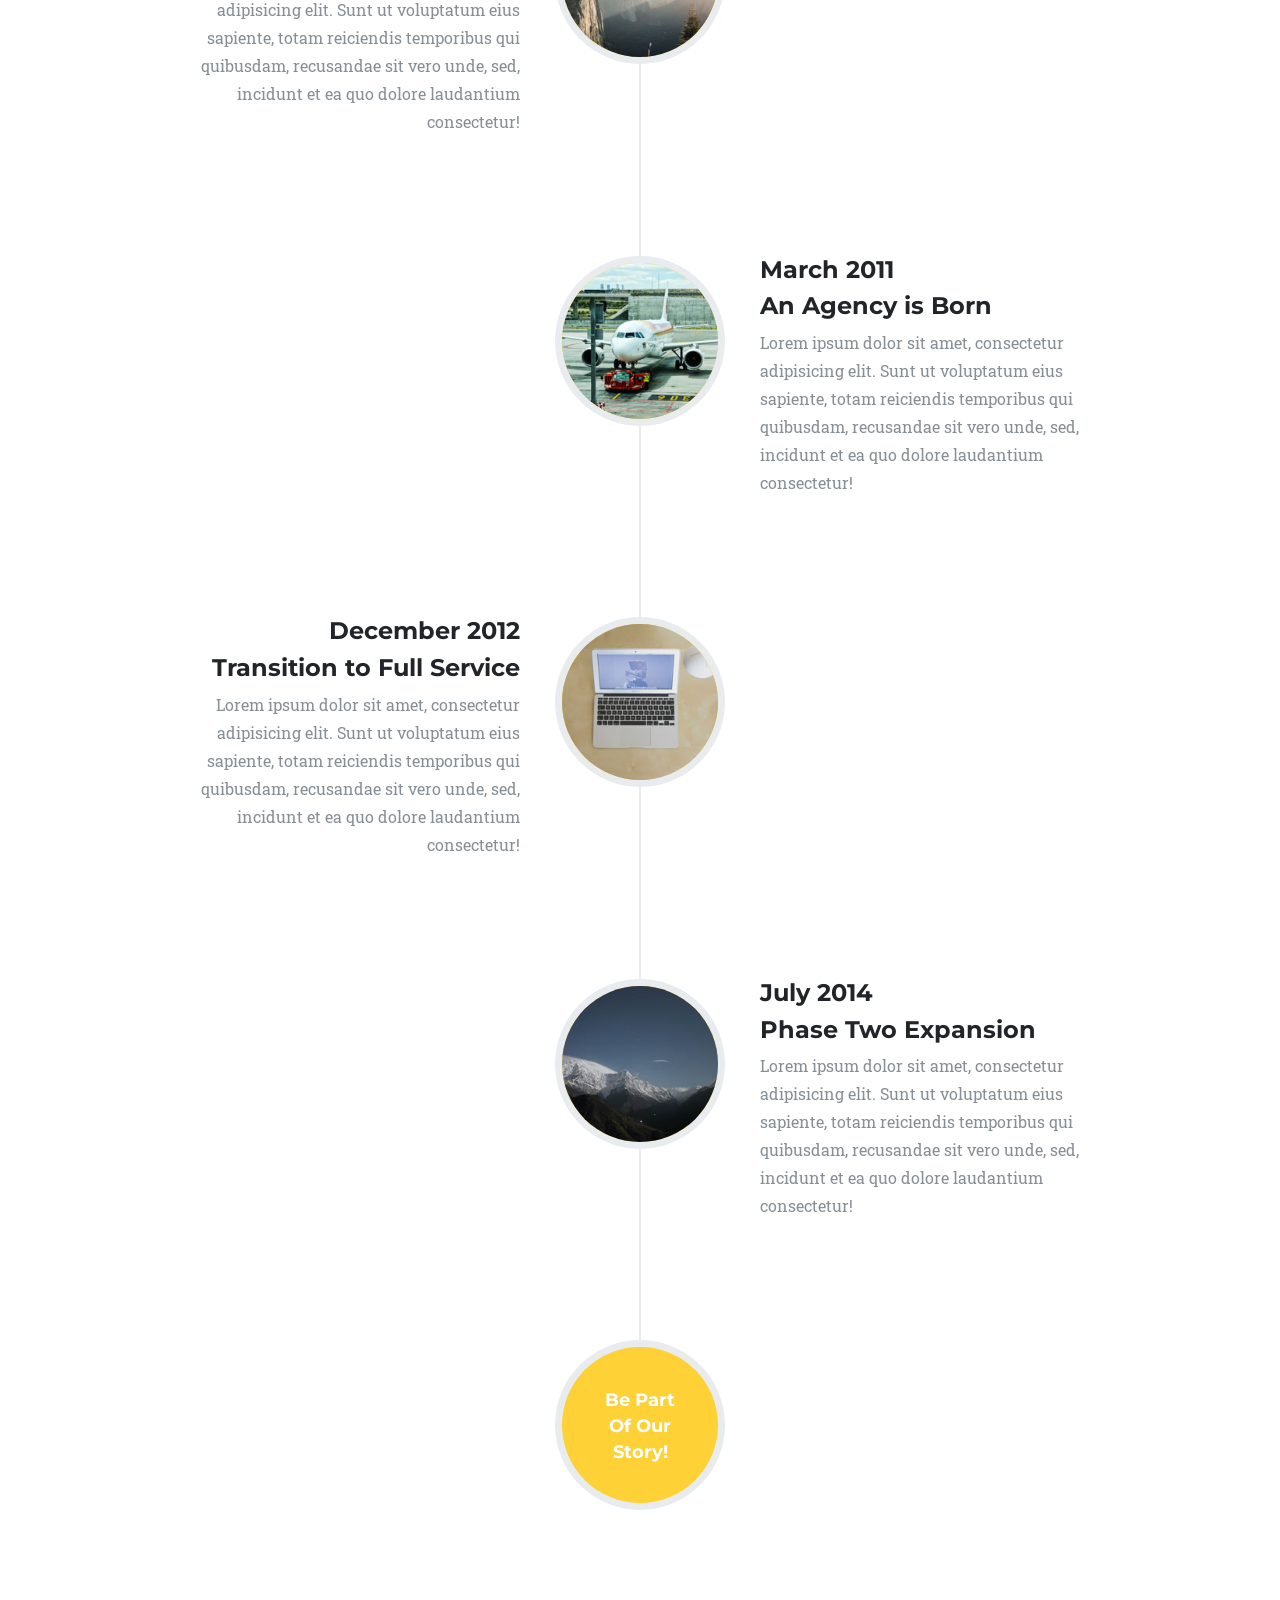
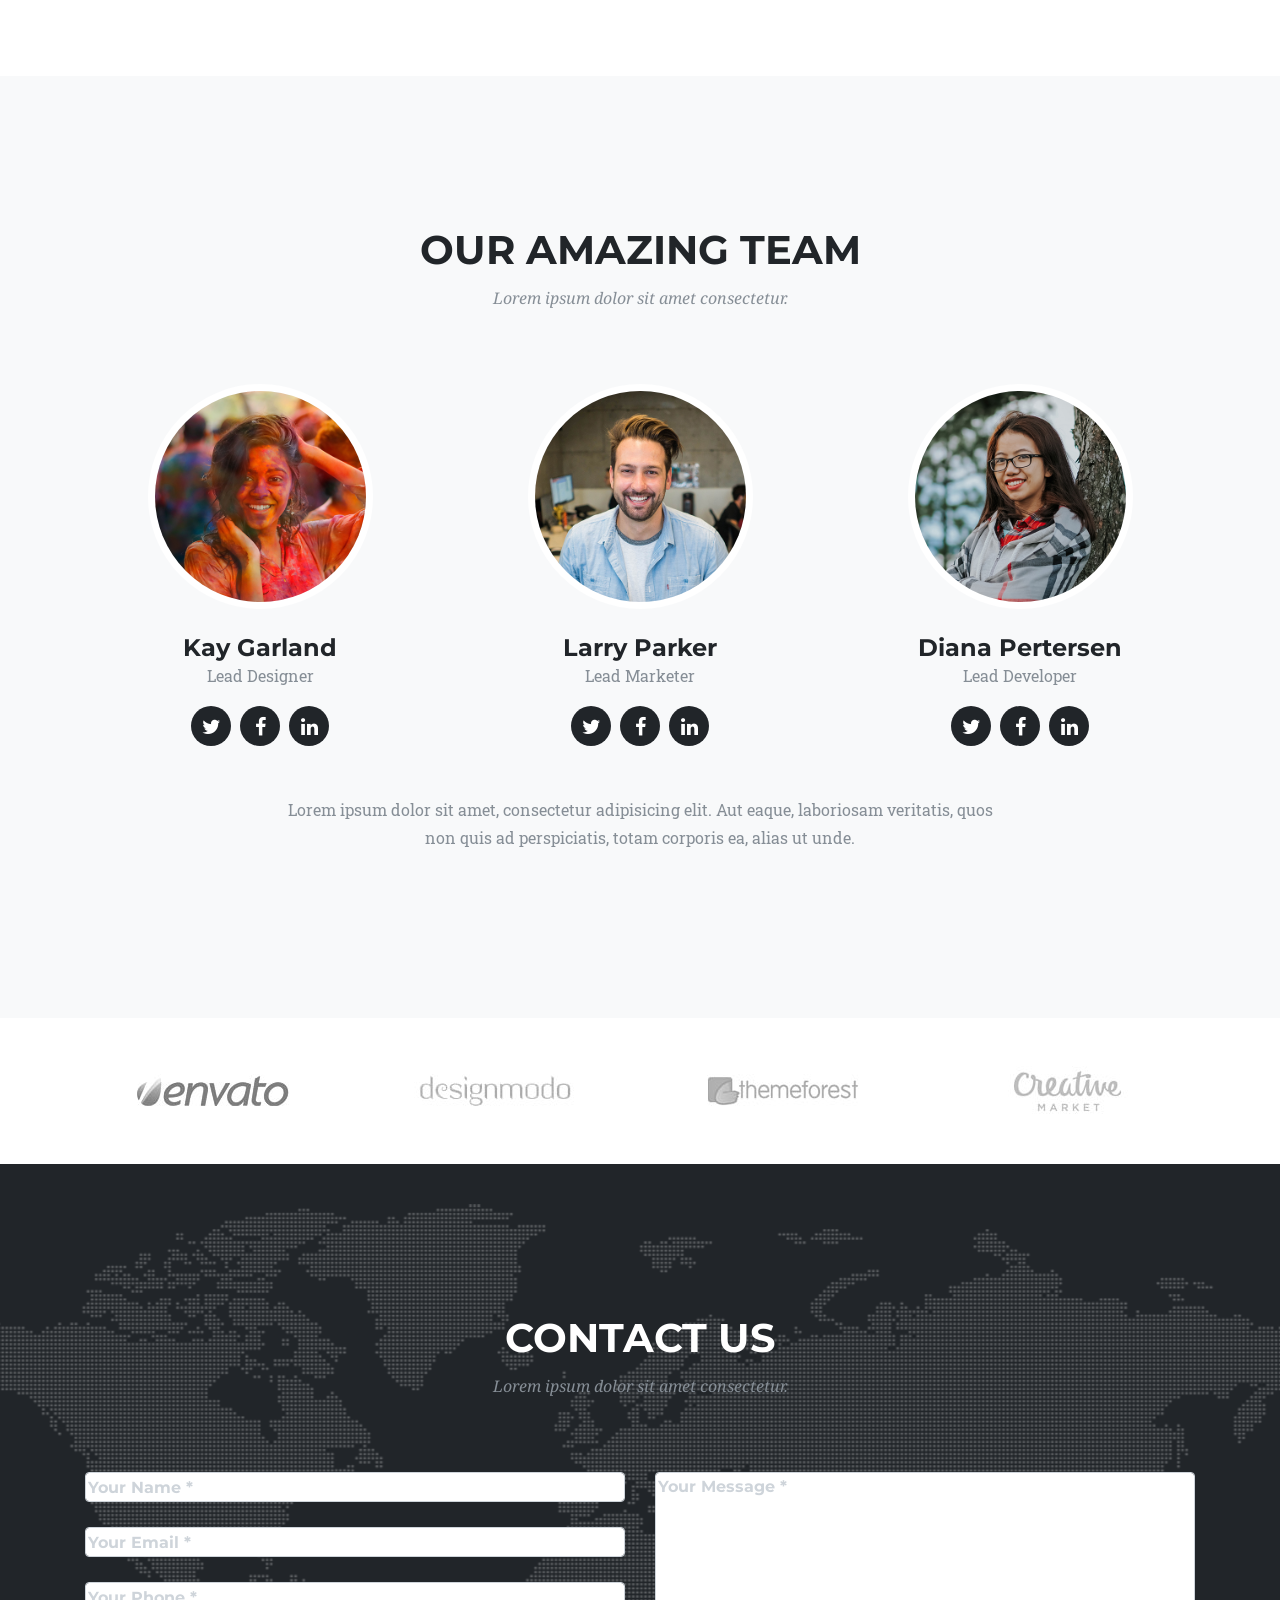
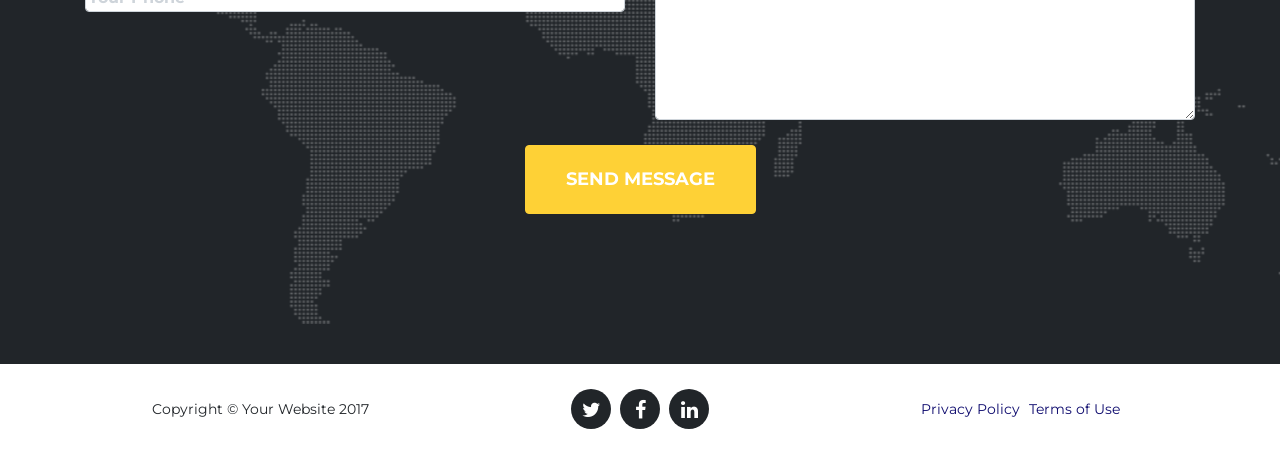
<file: index1.html>
<!DOCTYPE html>
<html lang="en">

  <head>

    <meta charset="utf-8">
    <meta name="viewport" content="width=device-width, initial-scale=1, shrink-to-fit=no">
    <meta name="description" content="">
    <meta name="author" content="">
    <meta name="google-site-verification" content="9F8vmckXEDRla9N9m0EKu6Vk6jVoGeE_vcKd7JXfIsI" />
    <title>Agency - Start Bootstrap Theme</title>

    <!-- Bootstrap core CSS -->
    <link href="lib/bootstrap/css/bootstrap.min.css" rel="stylesheet">

    <!-- Custom fonts for this template -->
    <link href="lib/font-awesome/css/font-awesome.min.css" rel="stylesheet" type="text/css">
    <link href="https://fonts.googleapis.com/css?family=Montserrat:400,700" rel="stylesheet" type="text/css">
    <link href='https://fonts.googleapis.com/css?family=Kaushan+Script' rel='stylesheet' type='text/css'>
    <link href='https://fonts.googleapis.com/css?family=Droid+Serif:400,700,400italic,700italic' rel='stylesheet' type='text/css'>
    <link href='https://fonts.googleapis.com/css?family=Roboto+Slab:400,100,300,700' rel='stylesheet' type='text/css'>

    <!-- Custom styles for this template -->
    <link href="css/agency.css" rel="stylesheet">

  </head>

  <body id="page-top">

    <!-- Navigation -->
    <nav class="navbar navbar-expand-lg navbar-dark fixed-top" id="mainNav">
      <div class="container">
        <a class="navbar-brand js-scroll-trigger" href="#page-top">Start Bootstrap</a>
        <button class="navbar-toggler navbar-toggler-right" type="button" data-toggle="collapse" data-target="#navbarResponsive" aria-controls="navbarResponsive" aria-expanded="false" aria-label="Toggle navigation">
          Menu
          <i class="fa fa-bars"></i>
        </button>
        <div class="collapse navbar-collapse" id="navbarResponsive">
          <ul class="navbar-nav text-uppercase ml-auto">
            <li class="nav-item">
              <a class="nav-link js-scroll-trigger" href="#services">Services</a>
            </li>
            <li class="nav-item">
              <a class="nav-link js-scroll-trigger" href="#portfolio">Portfolio</a>
            </li>
            <li class="nav-item">
              <a class="nav-link js-scroll-trigger" href="#about">About</a>
            </li>
            <li class="nav-item">
              <a class="nav-link js-scroll-trigger" href="#team">Team</a>
            </li>
            <li class="nav-item">
              <a class="nav-link js-scroll-trigger" href="#contact">Contact</a>
            </li>
          </ul>
        </div>
      </div>
    </nav>

    <!-- Header -->
    <header class="masthead">
      <div class="container">
        <div class="intro-text">
          <div class="intro-lead-in">Welcome To Our Studio!</div>
          <div class="intro-heading text-uppercase">It's Nice To Meet You</div>
          <a class="btn btn-primary btn-xl text-uppercase js-scroll-trigger" href="#services">Tell Me More</a>
        </div>
      </div>
    </header>

    <!-- Services -->
    <section id="services">
      <div class="container">
        <div class="row">
          <div class="col-lg-12 text-center">
            <h2 class="section-heading text-uppercase">Services</h2>
            <h3 class="section-subheading text-muted">Lorem ipsum dolor sit amet consectetur.</h3>
          </div>
        </div>
        <div class="row text-center">
          <div class="col-md-4">
            <span class="fa-stack fa-4x">
              <i class="fa fa-circle fa-stack-2x text-primary"></i>
              <i class="fa fa-shopping-cart fa-stack-1x fa-inverse"></i>
            </span>
            <h4 class="service-heading">E-Commerce</h4>
            <p class="text-muted">Lorem ipsum dolor sit amet, consectetur adipisicing elit. Minima maxime quam architecto quo inventore harum ex magni, dicta impedit.</p>
          </div>
          <div class="col-md-4">
            <span class="fa-stack fa-4x">
              <i class="fa fa-circle fa-stack-2x text-primary"></i>
              <i class="fa fa-laptop fa-stack-1x fa-inverse"></i>
            </span>
            <h4 class="service-heading">Responsive Design</h4>
            <p class="text-muted">Lorem ipsum dolor sit amet, consectetur adipisicing elit. Minima maxime quam architecto quo inventore harum ex magni, dicta impedit.</p>
          </div>
          <div class="col-md-4">
            <span class="fa-stack fa-4x">
              <i class="fa fa-circle fa-stack-2x text-primary"></i>
              <i class="fa fa-lock fa-stack-1x fa-inverse"></i>
            </span>
            <h4 class="service-heading">Web Security</h4>
            <p class="text-muted">Lorem ipsum dolor sit amet, consectetur adipisicing elit. Minima maxime quam architecto quo inventore harum ex magni, dicta impedit.</p>
          </div>
        </div>
      </div>
    </section>

    <!-- Portfolio Grid -->
    <section class="bg-light" id="portfolio">
      <div class="container">
        <div class="row">
          <div class="col-lg-12 text-center">
            <h2 class="section-heading text-uppercase">Portfolio</h2>
            <h3 class="section-subheading text-muted">Lorem ipsum dolor sit amet consectetur.</h3>
          </div>
        </div>
        <div class="row">
          <div class="col-md-4 col-sm-6 portfolio-item">
            <a class="portfolio-link" data-toggle="modal" href="#portfolioModal1">
              <div class="portfolio-hover">
                <div class="portfolio-hover-content">
                  <i class="fa fa-plus fa-3x"></i>
                </div>
              </div>
              <img class="img-fluid" src="img/portfolio/01-thumbnail.jpg" alt="">
            </a>
            <div class="portfolio-caption">
              <h4>Threads</h4>
              <p class="text-muted">Illustration</p>
            </div>
          </div>
          <div class="col-md-4 col-sm-6 portfolio-item">
            <a class="portfolio-link" data-toggle="modal" href="#portfolioModal2">
              <div class="portfolio-hover">
                <div class="portfolio-hover-content">
                  <i class="fa fa-plus fa-3x"></i>
                </div>
              </div>
              <img class="img-fluid" src="img/portfolio/02-thumbnail.jpg" alt="">
            </a>
            <div class="portfolio-caption">
              <h4>Explore</h4>
              <p class="text-muted">Graphic Design</p>
            </div>
          </div>
          <div class="col-md-4 col-sm-6 portfolio-item">
            <a class="portfolio-link" data-toggle="modal" href="#portfolioModal3">
              <div class="portfolio-hover">
                <div class="portfolio-hover-content">
                  <i class="fa fa-plus fa-3x"></i>
                </div>
              </div>
              <img class="img-fluid" src="img/portfolio/03-thumbnail.jpg" alt="">
            </a>
            <div class="portfolio-caption">
              <h4>Finish</h4>
              <p class="text-muted">Identity</p>
            </div>
          </div>
          <div class="col-md-4 col-sm-6 portfolio-item">
            <a class="portfolio-link" data-toggle="modal" href="#portfolioModal4">
              <div class="portfolio-hover">
                <div class="portfolio-hover-content">
                  <i class="fa fa-plus fa-3x"></i>
                </div>
              </div>
              <img class="img-fluid" src="img/portfolio/04-thumbnail.jpg" alt="">
            </a>
            <div class="portfolio-caption">
              <h4>Lines</h4>
              <p class="text-muted">Branding</p>
            </div>
          </div>
          <div class="col-md-4 col-sm-6 portfolio-item">
            <a class="portfolio-link" data-toggle="modal" href="#portfolioModal5">
              <div class="portfolio-hover">
                <div class="portfolio-hover-content">
                  <i class="fa fa-plus fa-3x"></i>
                </div>
              </div>
              <img class="img-fluid" src="img/portfolio/05-thumbnail.jpg" alt="">
            </a>
            <div class="portfolio-caption">
              <h4>Southwest</h4>
              <p class="text-muted">Website Design</p>
            </div>
          </div>
          <div class="col-md-4 col-sm-6 portfolio-item">
            <a class="portfolio-link" data-toggle="modal" href="#portfolioModal6">
              <div class="portfolio-hover">
                <div class="portfolio-hover-content">
                  <i class="fa fa-plus fa-3x"></i>
                </div>
              </div>
              <img class="img-fluid" src="img/portfolio/06-thumbnail.jpg" alt="">
            </a>
            <div class="portfolio-caption">
              <h4>Window</h4>
              <p class="text-muted">Photography</p>
            </div>
          </div>
        </div>
      </div>
    </section>

    <!-- About -->
    <section id="about">
      <div class="container">
        <div class="row">
          <div class="col-lg-12 text-center">
            <h2 class="section-heading text-uppercase">About</h2>
            <h3 class="section-subheading text-muted">Lorem ipsum dolor sit amet consectetur.</h3>
          </div>
        </div>
        <div class="row">
          <div class="col-lg-12">
            <ul class="timeline">
              <li>
                <div class="timeline-image">
                  <img class="rounded-circle img-fluid" src="img/about/1.jpg" alt="">
                </div>
                <div class="timeline-panel">
                  <div class="timeline-heading">
                    <h4>2009-2011</h4>
                    <h4 class="subheading">Our Humble Beginnings</h4>
                  </div>
                  <div class="timeline-body">
                    <p class="text-muted">Lorem ipsum dolor sit amet, consectetur adipisicing elit. Sunt ut voluptatum eius sapiente, totam reiciendis temporibus qui quibusdam, recusandae sit vero unde, sed, incidunt et ea quo dolore laudantium consectetur!</p>
                  </div>
                </div>
              </li>
              <li class="timeline-inverted">
                <div class="timeline-image">
                  <img class="rounded-circle img-fluid" src="img/about/2.jpg" alt="">
                </div>
                <div class="timeline-panel">
                  <div class="timeline-heading">
                    <h4>March 2011</h4>
                    <h4 class="subheading">An Agency is Born</h4>
                  </div>
                  <div class="timeline-body">
                    <p class="text-muted">Lorem ipsum dolor sit amet, consectetur adipisicing elit. Sunt ut voluptatum eius sapiente, totam reiciendis temporibus qui quibusdam, recusandae sit vero unde, sed, incidunt et ea quo dolore laudantium consectetur!</p>
                  </div>
                </div>
              </li>
              <li>
                <div class="timeline-image">
                  <img class="rounded-circle img-fluid" src="img/about/3.jpg" alt="">
                </div>
                <div class="timeline-panel">
                  <div class="timeline-heading">
                    <h4>December 2012</h4>
                    <h4 class="subheading">Transition to Full Service</h4>
                  </div>
                  <div class="timeline-body">
                    <p class="text-muted">Lorem ipsum dolor sit amet, consectetur adipisicing elit. Sunt ut voluptatum eius sapiente, totam reiciendis temporibus qui quibusdam, recusandae sit vero unde, sed, incidunt et ea quo dolore laudantium consectetur!</p>
                  </div>
                </div>
              </li>
              <li class="timeline-inverted">
                <div class="timeline-image">
                  <img class="rounded-circle img-fluid" src="img/about/4.jpg" alt="">
                </div>
                <div class="timeline-panel">
                  <div class="timeline-heading">
                    <h4>July 2014</h4>
                    <h4 class="subheading">Phase Two Expansion</h4>
                  </div>
                  <div class="timeline-body">
                    <p class="text-muted">Lorem ipsum dolor sit amet, consectetur adipisicing elit. Sunt ut voluptatum eius sapiente, totam reiciendis temporibus qui quibusdam, recusandae sit vero unde, sed, incidunt et ea quo dolore laudantium consectetur!</p>
                  </div>
                </div>
              </li>
              <li class="timeline-inverted">
                <div class="timeline-image">
                  <h4>Be Part
                    <br>Of Our
                    <br>Story!</h4>
                </div>
              </li>
            </ul>
          </div>
        </div>
      </div>
    </section>

    <!-- Team -->
    <section class="bg-light" id="team">
      <div class="container">
        <div class="row">
          <div class="col-lg-12 text-center">
            <h2 class="section-heading text-uppercase">Our Amazing Team</h2>
            <h3 class="section-subheading text-muted">Lorem ipsum dolor sit amet consectetur.</h3>
          </div>
        </div>
        <div class="row">
          <div class="col-sm-4">
            <div class="team-member">
              <img class="mx-auto rounded-circle" src="img/team/1.jpg" alt="">
              <h4>Kay Garland</h4>
              <p class="text-muted">Lead Designer</p>
              <ul class="list-inline social-buttons">
                <li class="list-inline-item">
                  <a href="#">
                    <i class="fa fa-twitter"></i>
                  </a>
                </li>
                <li class="list-inline-item">
                  <a href="#">
                    <i class="fa fa-facebook"></i>
                  </a>
                </li>
                <li class="list-inline-item">
                  <a href="#">
                    <i class="fa fa-linkedin"></i>
                  </a>
                </li>
              </ul>
            </div>
          </div>
          <div class="col-sm-4">
            <div class="team-member">
              <img class="mx-auto rounded-circle" src="img/team/2.jpg" alt="">
              <h4>Larry Parker</h4>
              <p class="text-muted">Lead Marketer</p>
              <ul class="list-inline social-buttons">
                <li class="list-inline-item">
                  <a href="#">
                    <i class="fa fa-twitter"></i>
                  </a>
                </li>
                <li class="list-inline-item">
                  <a href="#">
                    <i class="fa fa-facebook"></i>
                  </a>
                </li>
                <li class="list-inline-item">
                  <a href="#">
                    <i class="fa fa-linkedin"></i>
                  </a>
                </li>
              </ul>
            </div>
          </div>
          <div class="col-sm-4">
            <div class="team-member">
              <img class="mx-auto rounded-circle" src="img/team/3.jpg" alt="">
              <h4>Diana Pertersen</h4>
              <p class="text-muted">Lead Developer</p>
              <ul class="list-inline social-buttons">
                <li class="list-inline-item">
                  <a href="#">
                    <i class="fa fa-twitter"></i>
                  </a>
                </li>
                <li class="list-inline-item">
                  <a href="#">
                    <i class="fa fa-facebook"></i>
                  </a>
                </li>
                <li class="list-inline-item">
                  <a href="#">
                    <i class="fa fa-linkedin"></i>
                  </a>
                </li>
              </ul>
            </div>
          </div>
        </div>
        <div class="row">
          <div class="col-lg-8 mx-auto text-center">
            <p class="large text-muted">Lorem ipsum dolor sit amet, consectetur adipisicing elit. Aut eaque, laboriosam veritatis, quos non quis ad perspiciatis, totam corporis ea, alias ut unde.</p>
          </div>
        </div>
      </div>
    </section>

    <!-- Clients -->
    <section class="py-5">
      <div class="container">
        <div class="row">
          <div class="col-md-3 col-sm-6">
            <a href="#">
              <img class="img-fluid d-block mx-auto" src="img/logos/envato.jpg" alt="">
            </a>
          </div>
          <div class="col-md-3 col-sm-6">
            <a href="#">
              <img class="img-fluid d-block mx-auto" src="img/logos/designmodo.jpg" alt="">
            </a>
          </div>
          <div class="col-md-3 col-sm-6">
            <a href="#">
              <img class="img-fluid d-block mx-auto" src="img/logos/themeforest.jpg" alt="">
            </a>
          </div>
          <div class="col-md-3 col-sm-6">
            <a href="#">
              <img class="img-fluid d-block mx-auto" src="img/logos/creative-market.jpg" alt="">
            </a>
          </div>
        </div>
      </div>
    </section>

    <!-- Contact -->
    <section id="contact">
      <div class="container">
        <div class="row">
          <div class="col-lg-12 text-center">
            <h2 class="section-heading text-uppercase">Contact Us</h2>
            <h3 class="section-subheading text-muted">Lorem ipsum dolor sit amet consectetur.</h3>
          </div>
        </div>
        <div class="row">
          <div class="col-lg-12">
            <form id="contactForm" name="sentMessage" novalidate>
              <div class="row">
                <div class="col-md-6">
                  <div class="form-group">
                    <input class="form-control" id="name" type="text" placeholder="Your Name *" required data-validation-required-message="Please enter your name.">
                    <p class="help-block text-danger"></p>
                  </div>
                  <div class="form-group">
                    <input class="form-control" id="email" type="email" placeholder="Your Email *" required data-validation-required-message="Please enter your email address.">
                    <p class="help-block text-danger"></p>
                  </div>
                  <div class="form-group">
                    <input class="form-control" id="phone" type="tel" placeholder="Your Phone *" required data-validation-required-message="Please enter your phone number.">
                    <p class="help-block text-danger"></p>
                  </div>
                </div>
                <div class="col-md-6">
                  <div class="form-group">
                    <textarea class="form-control" id="message" placeholder="Your Message *" required data-validation-required-message="Please enter a message."></textarea>
                    <p class="help-block text-danger"></p>
                  </div>
                </div>
                <div class="clearfix"></div>
                <div class="col-lg-12 text-center">
                  <div id="success"></div>
                  <button id="sendMessageButton" class="btn btn-primary btn-xl text-uppercase" type="submit">Send Message</button>
                </div>
              </div>
            </form>
          </div>
        </div>
      </div>
    </section>

    <!-- Footer -->
    <footer>
      <div class="container">
        <div class="row">
          <div class="col-md-4">
            <span class="copyright">Copyright &copy; Your Website 2017</span>
          </div>
          <div class="col-md-4">
            <ul class="list-inline social-buttons">
              <li class="list-inline-item">
                <a href="#">
                  <i class="fa fa-twitter"></i>
                </a>
              </li>
              <li class="list-inline-item">
                <a href="#">
                  <i class="fa fa-facebook"></i>
                </a>
              </li>
              <li class="list-inline-item">
                <a href="#">
                  <i class="fa fa-linkedin"></i>
                </a>
              </li>
            </ul>
          </div>
          <div class="col-md-4">
            <ul class="list-inline quicklinks">
              <li class="list-inline-item">
                <a href="#">Privacy Policy</a>
              </li>
              <li class="list-inline-item">
                <a href="#">Terms of Use</a>
              </li>
            </ul>
          </div>
        </div>
      </div>
    </footer>

    <!-- Portfolio Modals -->

    <!-- Modal 1 -->
    <div class="portfolio-modal modal fade" id="portfolioModal1" tabindex="-1" role="dialog" aria-hidden="true">
      <div class="modal-dialog">
        <div class="modal-content">
          <div class="close-modal" data-dismiss="modal">
            <div class="lr">
              <div class="rl"></div>
            </div>
          </div>
          <div class="container">
            <div class="row">
              <div class="col-lg-8 mx-auto">
                <div class="modal-body">
                  <!-- Project Details Go Here -->
                  <h2 class="text-uppercase">Project Name</h2>
                  <p class="item-intro text-muted">Lorem ipsum dolor sit amet consectetur.</p>
                  <img class="img-fluid d-block mx-auto" src="img/portfolio/01-full.jpg" alt="">
                  <p>Use this area to describe your project. Lorem ipsum dolor sit amet, consectetur adipisicing elit. Est blanditiis dolorem culpa incidunt minus dignissimos deserunt repellat aperiam quasi sunt officia expedita beatae cupiditate, maiores repudiandae, nostrum, reiciendis facere nemo!</p>
                  <ul class="list-inline">
                    <li>Date: January 2017</li>
                    <li>Client: Threads</li>
                    <li>Category: Illustration</li>
                  </ul>
                  <button class="btn btn-primary" data-dismiss="modal" type="button">
                    <i class="fa fa-times"></i>
                    Close Project</button>
                </div>
              </div>
            </div>
          </div>
        </div>
      </div>
    </div>

    <!-- Modal 2 -->
    <div class="portfolio-modal modal fade" id="portfolioModal2" tabindex="-1" role="dialog" aria-hidden="true">
      <div class="modal-dialog">
        <div class="modal-content">
          <div class="close-modal" data-dismiss="modal">
            <div class="lr">
              <div class="rl"></div>
            </div>
          </div>
          <div class="container">
            <div class="row">
              <div class="col-lg-8 mx-auto">
                <div class="modal-body">
                  <!-- Project Details Go Here -->
                  <h2 class="text-uppercase">Project Name</h2>
                  <p class="item-intro text-muted">Lorem ipsum dolor sit amet consectetur.</p>
                  <img class="img-fluid d-block mx-auto" src="img/portfolio/02-full.jpg" alt="">
                  <p>Use this area to describe your project. Lorem ipsum dolor sit amet, consectetur adipisicing elit. Est blanditiis dolorem culpa incidunt minus dignissimos deserunt repellat aperiam quasi sunt officia expedita beatae cupiditate, maiores repudiandae, nostrum, reiciendis facere nemo!</p>
                  <ul class="list-inline">
                    <li>Date: January 2017</li>
                    <li>Client: Explore</li>
                    <li>Category: Graphic Design</li>
                  </ul>
                  <button class="btn btn-primary" data-dismiss="modal" type="button">
                    <i class="fa fa-times"></i>
                    Close Project</button>
                </div>
              </div>
            </div>
          </div>
        </div>
      </div>
    </div>

    <!-- Modal 3 -->
    <div class="portfolio-modal modal fade" id="portfolioModal3" tabindex="-1" role="dialog" aria-hidden="true">
      <div class="modal-dialog">
        <div class="modal-content">
          <div class="close-modal" data-dismiss="modal">
            <div class="lr">
              <div class="rl"></div>
            </div>
          </div>
          <div class="container">
            <div class="row">
              <div class="col-lg-8 mx-auto">
                <div class="modal-body">
                  <!-- Project Details Go Here -->
                  <h2 class="text-uppercase">Project Name</h2>
                  <p class="item-intro text-muted">Lorem ipsum dolor sit amet consectetur.</p>
                  <img class="img-fluid d-block mx-auto" src="img/portfolio/03-full.jpg" alt="">
                  <p>Use this area to describe your project. Lorem ipsum dolor sit amet, consectetur adipisicing elit. Est blanditiis dolorem culpa incidunt minus dignissimos deserunt repellat aperiam quasi sunt officia expedita beatae cupiditate, maiores repudiandae, nostrum, reiciendis facere nemo!</p>
                  <ul class="list-inline">
                    <li>Date: January 2017</li>
                    <li>Client: Finish</li>
                    <li>Category: Identity</li>
                  </ul>
                  <button class="btn btn-primary" data-dismiss="modal" type="button">
                    <i class="fa fa-times"></i>
                    Close Project</button>
                </div>
              </div>
            </div>
          </div>
        </div>
      </div>
    </div>

    <!-- Modal 4 -->
    <div class="portfolio-modal modal fade" id="portfolioModal4" tabindex="-1" role="dialog" aria-hidden="true">
      <div class="modal-dialog">
        <div class="modal-content">
          <div class="close-modal" data-dismiss="modal">
            <div class="lr">
              <div class="rl"></div>
            </div>
          </div>
          <div class="container">
            <div class="row">
              <div class="col-lg-8 mx-auto">
                <div class="modal-body">
                  <!-- Project Details Go Here -->
                  <h2 class="text-uppercase">Project Name</h2>
                  <p class="item-intro text-muted">Lorem ipsum dolor sit amet consectetur.</p>
                  <img class="img-fluid d-block mx-auto" src="img/portfolio/04-full.jpg" alt="">
                  <p>Use this area to describe your project. Lorem ipsum dolor sit amet, consectetur adipisicing elit. Est blanditiis dolorem culpa incidunt minus dignissimos deserunt repellat aperiam quasi sunt officia expedita beatae cupiditate, maiores repudiandae, nostrum, reiciendis facere nemo!</p>
                  <ul class="list-inline">
                    <li>Date: January 2017</li>
                    <li>Client: Lines</li>
                    <li>Category: Branding</li>
                  </ul>
                  <button class="btn btn-primary" data-dismiss="modal" type="button">
                    <i class="fa fa-times"></i>
                    Close Project</button>
                </div>
              </div>
            </div>
          </div>
        </div>
      </div>
    </div>

    <!-- Modal 5 -->
    <div class="portfolio-modal modal fade" id="portfolioModal5" tabindex="-1" role="dialog" aria-hidden="true">
      <div class="modal-dialog">
        <div class="modal-content">
          <div class="close-modal" data-dismiss="modal">
            <div class="lr">
              <div class="rl"></div>
            </div>
          </div>
          <div class="container">
            <div class="row">
              <div class="col-lg-8 mx-auto">
                <div class="modal-body">
                  <!-- Project Details Go Here -->
                  <h2 class="text-uppercase">Project Name</h2>
                  <p class="item-intro text-muted">Lorem ipsum dolor sit amet consectetur.</p>
                  <img class="img-fluid d-block mx-auto" src="img/portfolio/05-full.jpg" alt="">
                  <p>Use this area to describe your project. Lorem ipsum dolor sit amet, consectetur adipisicing elit. Est blanditiis dolorem culpa incidunt minus dignissimos deserunt repellat aperiam quasi sunt officia expedita beatae cupiditate, maiores repudiandae, nostrum, reiciendis facere nemo!</p>
                  <ul class="list-inline">
                    <li>Date: January 2017</li>
                    <li>Client: Southwest</li>
                    <li>Category: Website Design</li>
                  </ul>
                  <button class="btn btn-primary" data-dismiss="modal" type="button">
                    <i class="fa fa-times"></i>
                    Close Project</button>
                </div>
              </div>
            </div>
          </div>
        </div>
      </div>
    </div>

    <!-- Modal 6 -->
    <div class="portfolio-modal modal fade" id="portfolioModal6" tabindex="-1" role="dialog" aria-hidden="true">
      <div class="modal-dialog">
        <div class="modal-content">
          <div class="close-modal" data-dismiss="modal">
            <div class="lr">
              <div class="rl"></div>
            </div>
          </div>
          <div class="container">
            <div class="row">
              <div class="col-lg-8 mx-auto">
                <div class="modal-body">
                  <!-- Project Details Go Here -->
                  <h2 class="text-uppercase">Project Name</h2>
                  <p class="item-intro text-muted">Lorem ipsum dolor sit amet consectetur.</p>
                  <img class="img-fluid d-block mx-auto" src="img/portfolio/06-full.jpg" alt="">
                  <p>Use this area to describe your project. Lorem ipsum dolor sit amet, consectetur adipisicing elit. Est blanditiis dolorem culpa incidunt minus dignissimos deserunt repellat aperiam quasi sunt officia expedita beatae cupiditate, maiores repudiandae, nostrum, reiciendis facere nemo!</p>
                  <ul class="list-inline">
                    <li>Date: January 2017</li>
                    <li>Client: Window</li>
                    <li>Category: Photography</li>
                  </ul>
                  <button class="btn btn-primary" data-dismiss="modal" type="button">
                    <i class="fa fa-times"></i>
                    Close Project</button>
                </div>
              </div>
            </div>
          </div>
        </div>
      </div>
    </div>

    <!-- Bootstrap core JavaScript -->
    <script src="lib/jquery/jquery.min.js"></script>
    <script src="lib/bootstrap/js/bootstrap.bundle.min.js"></script>

    <!-- Plugin JavaScript -->
    <script src="lib/jquery-easing/jquery.easing.min.js"></script>

    <!-- Contact form JavaScript -->
    <script src="js/jqBootstrapValidation.js"></script>
    <script src="js/contact_me.js"></script>

    <!-- Custom scripts for this template -->
    <script src="js/agency.min.js"></script>

  </body>

</html>
</file>
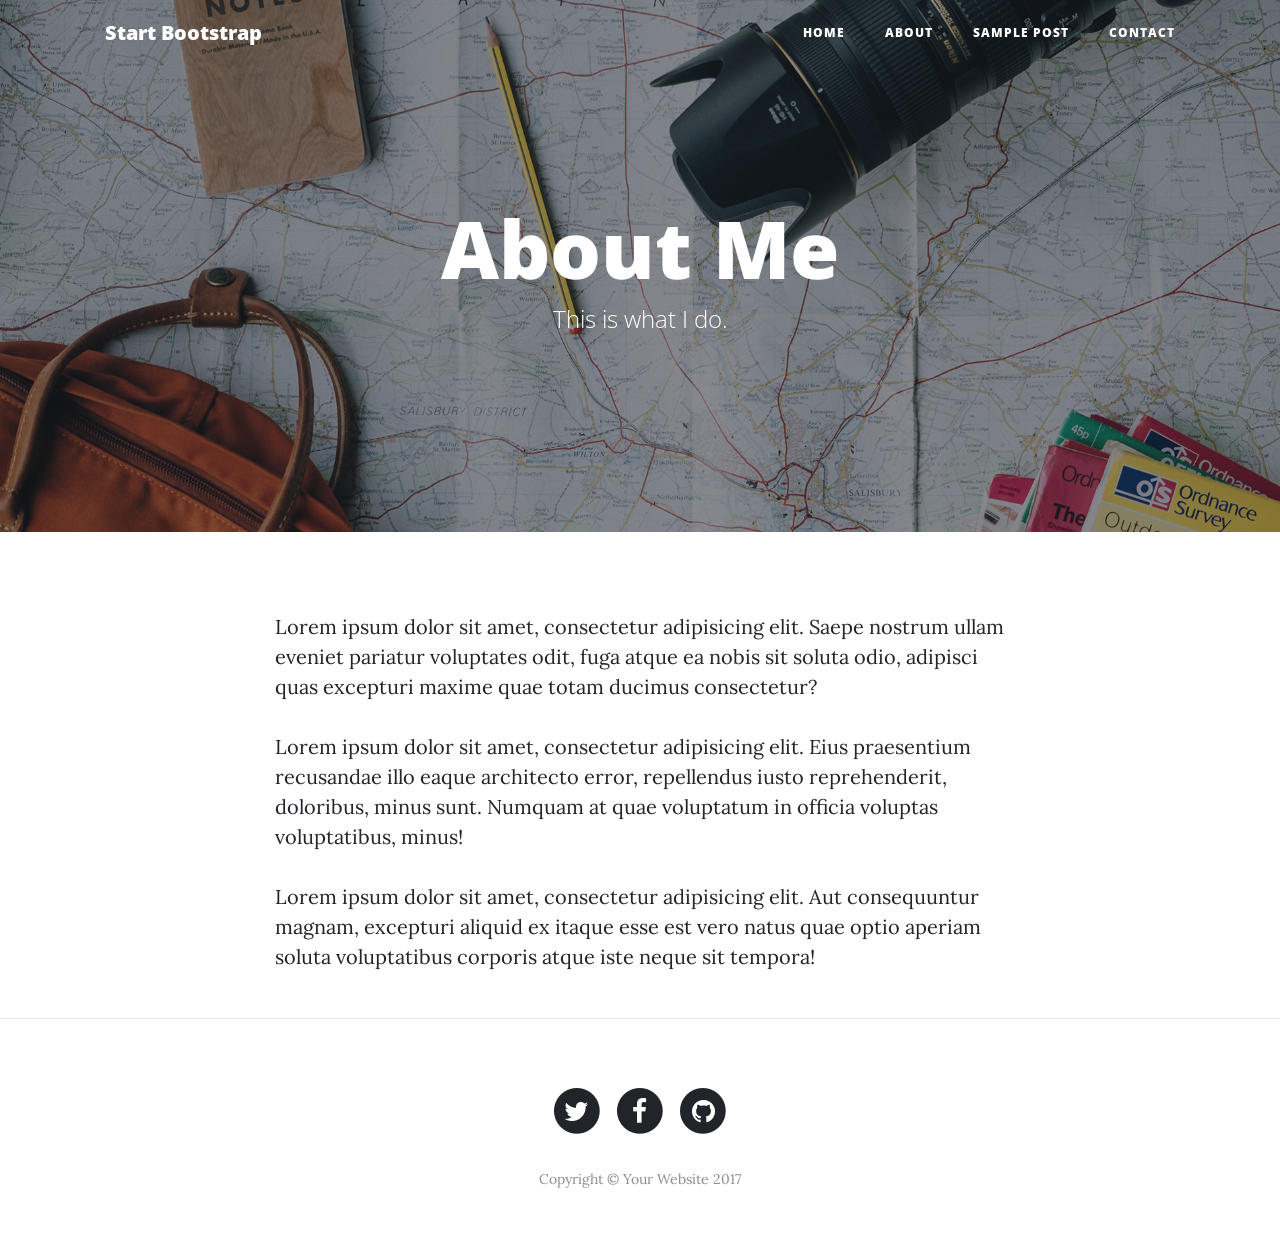
<file: themas-ejemplos/clean-blog-gh-pages/about.html>
<!DOCTYPE html>
<html lang="en">

  <head>

    <meta charset="utf-8">
    <meta name="viewport" content="width=device-width, initial-scale=1, shrink-to-fit=no">
    <meta name="description" content="">
    <meta name="author" content="">

    <title>Clean Blog - Start Bootstrap Theme</title>

    <!-- Bootstrap core CSS -->
    <link href="vendor/bootstrap/css/bootstrap.min.css" rel="stylesheet">

    <!-- Custom fonts for this template -->
    <link href="vendor/font-awesome/css/font-awesome.min.css" rel="stylesheet" type="text/css">
    <link href='https://fonts.googleapis.com/css?family=Lora:400,700,400italic,700italic' rel='stylesheet' type='text/css'>
    <link href='https://fonts.googleapis.com/css?family=Open+Sans:300italic,400italic,600italic,700italic,800italic,400,300,600,700,800' rel='stylesheet' type='text/css'>

    <!-- Custom styles for this template -->
    <link href="css/clean-blog.min.css" rel="stylesheet">

  </head>

  <body>

    <!-- Navigation -->
    <nav class="navbar navbar-expand-lg navbar-light fixed-top" id="mainNav">
      <div class="container">
        <a class="navbar-brand" href="index.html">Start Bootstrap</a>
        <button class="navbar-toggler navbar-toggler-right" type="button" data-toggle="collapse" data-target="#navbarResponsive" aria-controls="navbarResponsive" aria-expanded="false" aria-label="Toggle navigation">
          Menu
          <i class="fa fa-bars"></i>
        </button>
        <div class="collapse navbar-collapse" id="navbarResponsive">
          <ul class="navbar-nav ml-auto">
            <li class="nav-item">
              <a class="nav-link" href="index.html">Home</a>
            </li>
            <li class="nav-item">
              <a class="nav-link" href="about.html">About</a>
            </li>
            <li class="nav-item">
              <a class="nav-link" href="post.html">Sample Post</a>
            </li>
            <li class="nav-item">
              <a class="nav-link" href="contact.html">Contact</a>
            </li>
          </ul>
        </div>
      </div>
    </nav>

    <!-- Page Header -->
    <header class="masthead" style="background-image: url('img/about-bg.jpg')">
      <div class="overlay"></div>
      <div class="container">
        <div class="row">
          <div class="col-lg-8 col-md-10 mx-auto">
            <div class="page-heading">
              <h1>About Me</h1>
              <span class="subheading">This is what I do.</span>
            </div>
          </div>
        </div>
      </div>
    </header>

    <!-- Main Content -->
    <div class="container">
      <div class="row">
        <div class="col-lg-8 col-md-10 mx-auto">
          <p>Lorem ipsum dolor sit amet, consectetur adipisicing elit. Saepe nostrum ullam eveniet pariatur voluptates odit, fuga atque ea nobis sit soluta odio, adipisci quas excepturi maxime quae totam ducimus consectetur?</p>
          <p>Lorem ipsum dolor sit amet, consectetur adipisicing elit. Eius praesentium recusandae illo eaque architecto error, repellendus iusto reprehenderit, doloribus, minus sunt. Numquam at quae voluptatum in officia voluptas voluptatibus, minus!</p>
          <p>Lorem ipsum dolor sit amet, consectetur adipisicing elit. Aut consequuntur magnam, excepturi aliquid ex itaque esse est vero natus quae optio aperiam soluta voluptatibus corporis atque iste neque sit tempora!</p>
        </div>
      </div>
    </div>

    <hr>

    <!-- Footer -->
    <footer>
      <div class="container">
        <div class="row">
          <div class="col-lg-8 col-md-10 mx-auto">
            <ul class="list-inline text-center">
              <li class="list-inline-item">
                <a href="#">
                  <span class="fa-stack fa-lg">
                    <i class="fa fa-circle fa-stack-2x"></i>
                    <i class="fa fa-twitter fa-stack-1x fa-inverse"></i>
                  </span>
                </a>
              </li>
              <li class="list-inline-item">
                <a href="#">
                  <span class="fa-stack fa-lg">
                    <i class="fa fa-circle fa-stack-2x"></i>
                    <i class="fa fa-facebook fa-stack-1x fa-inverse"></i>
                  </span>
                </a>
              </li>
              <li class="list-inline-item">
                <a href="#">
                  <span class="fa-stack fa-lg">
                    <i class="fa fa-circle fa-stack-2x"></i>
                    <i class="fa fa-github fa-stack-1x fa-inverse"></i>
                  </span>
                </a>
              </li>
            </ul>
            <p class="copyright text-muted">Copyright &copy; Your Website 2017</p>
          </div>
        </div>
      </div>
    </footer>

    <!-- Bootstrap core JavaScript -->
    <script src="vendor/jquery/jquery.min.js"></script>
    <script src="vendor/bootstrap/js/bootstrap.bundle.min.js"></script>

    <!-- Custom scripts for this template -->
    <script src="js/clean-blog.min.js"></script>

  </body>

</html>
</file>
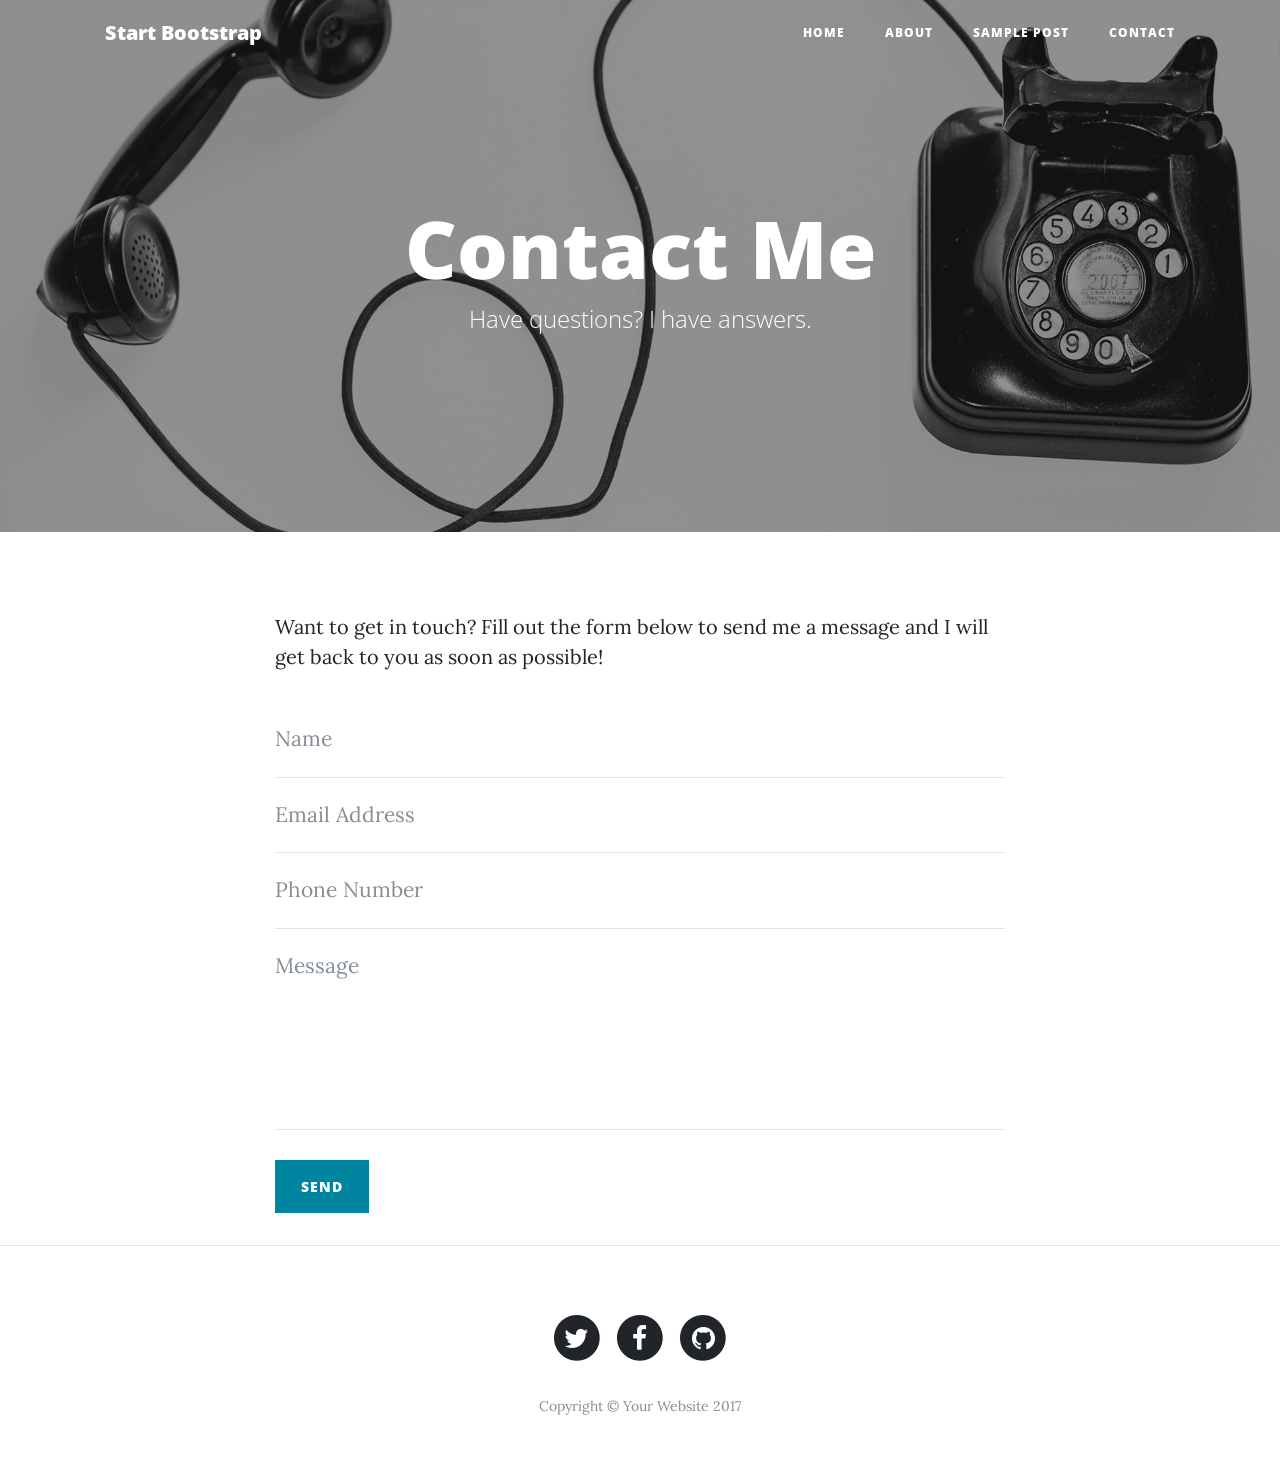
<file: themas-ejemplos/clean-blog-gh-pages/contact.html>
<!DOCTYPE html>
<html lang="en">

  <head>

    <meta charset="utf-8">
    <meta name="viewport" content="width=device-width, initial-scale=1, shrink-to-fit=no">
    <meta name="description" content="">
    <meta name="author" content="">

    <title>Clean Blog - Start Bootstrap Theme</title>

    <!-- Bootstrap core CSS -->
    <link href="vendor/bootstrap/css/bootstrap.min.css" rel="stylesheet">

    <!-- Custom fonts for this template -->
    <link href="vendor/font-awesome/css/font-awesome.min.css" rel="stylesheet" type="text/css">
    <link href='https://fonts.googleapis.com/css?family=Lora:400,700,400italic,700italic' rel='stylesheet' type='text/css'>
    <link href='https://fonts.googleapis.com/css?family=Open+Sans:300italic,400italic,600italic,700italic,800italic,400,300,600,700,800' rel='stylesheet' type='text/css'>

    <!-- Custom styles for this template -->
    <link href="css/clean-blog.min.css" rel="stylesheet">

  </head>

  <body>

    <!-- Navigation -->
    <nav class="navbar navbar-expand-lg navbar-light fixed-top" id="mainNav">
      <div class="container">
        <a class="navbar-brand" href="index.html">Start Bootstrap</a>
        <button class="navbar-toggler navbar-toggler-right" type="button" data-toggle="collapse" data-target="#navbarResponsive" aria-controls="navbarResponsive" aria-expanded="false" aria-label="Toggle navigation">
          Menu
          <i class="fa fa-bars"></i>
        </button>
        <div class="collapse navbar-collapse" id="navbarResponsive">
          <ul class="navbar-nav ml-auto">
            <li class="nav-item">
              <a class="nav-link" href="index.html">Home</a>
            </li>
            <li class="nav-item">
              <a class="nav-link" href="about.html">About</a>
            </li>
            <li class="nav-item">
              <a class="nav-link" href="post.html">Sample Post</a>
            </li>
            <li class="nav-item">
              <a class="nav-link" href="contact.html">Contact</a>
            </li>
          </ul>
        </div>
      </div>
    </nav>

    <!-- Page Header -->
    <header class="masthead" style="background-image: url('img/contact-bg.jpg')">
      <div class="overlay"></div>
      <div class="container">
        <div class="row">
          <div class="col-lg-8 col-md-10 mx-auto">
            <div class="page-heading">
              <h1>Contact Me</h1>
              <span class="subheading">Have questions? I have answers.</span>
            </div>
          </div>
        </div>
      </div>
    </header>

    <!-- Main Content -->
    <div class="container">
      <div class="row">
        <div class="col-lg-8 col-md-10 mx-auto">
          <p>Want to get in touch? Fill out the form below to send me a message and I will get back to you as soon as possible!</p>
          <!-- Contact Form - Enter your email address on line 19 of the mail/contact_me.php file to make this form work. -->
          <!-- WARNING: Some web hosts do not allow emails to be sent through forms to common mail hosts like Gmail or Yahoo. It's recommended that you use a private domain email address! -->
          <!-- To use the contact form, your site must be on a live web host with PHP! The form will not work locally! -->
          <form name="sentMessage" id="contactForm" novalidate>
            <div class="control-group">
              <div class="form-group floating-label-form-group controls">
                <label>Name</label>
                <input type="text" class="form-control" placeholder="Name" id="name" required data-validation-required-message="Please enter your name.">
                <p class="help-block text-danger"></p>
              </div>
            </div>
            <div class="control-group">
              <div class="form-group floating-label-form-group controls">
                <label>Email Address</label>
                <input type="email" class="form-control" placeholder="Email Address" id="email" required data-validation-required-message="Please enter your email address.">
                <p class="help-block text-danger"></p>
              </div>
            </div>
            <div class="control-group">
              <div class="form-group col-xs-12 floating-label-form-group controls">
                <label>Phone Number</label>
                <input type="tel" class="form-control" placeholder="Phone Number" id="phone" required data-validation-required-message="Please enter your phone number.">
                <p class="help-block text-danger"></p>
              </div>
            </div>
            <div class="control-group">
              <div class="form-group floating-label-form-group controls">
                <label>Message</label>
                <textarea rows="5" class="form-control" placeholder="Message" id="message" required data-validation-required-message="Please enter a message."></textarea>
                <p class="help-block text-danger"></p>
              </div>
            </div>
            <br>
            <div id="success"></div>
            <div class="form-group">
              <button type="submit" class="btn btn-primary" id="sendMessageButton">Send</button>
            </div>
          </form>
        </div>
      </div>
    </div>

    <hr>

    <!-- Footer -->
    <footer>
      <div class="container">
        <div class="row">
          <div class="col-lg-8 col-md-10 mx-auto">
            <ul class="list-inline text-center">
              <li class="list-inline-item">
                <a href="#">
                  <span class="fa-stack fa-lg">
                    <i class="fa fa-circle fa-stack-2x"></i>
                    <i class="fa fa-twitter fa-stack-1x fa-inverse"></i>
                  </span>
                </a>
              </li>
              <li class="list-inline-item">
                <a href="#">
                  <span class="fa-stack fa-lg">
                    <i class="fa fa-circle fa-stack-2x"></i>
                    <i class="fa fa-facebook fa-stack-1x fa-inverse"></i>
                  </span>
                </a>
              </li>
              <li class="list-inline-item">
                <a href="#">
                  <span class="fa-stack fa-lg">
                    <i class="fa fa-circle fa-stack-2x"></i>
                    <i class="fa fa-github fa-stack-1x fa-inverse"></i>
                  </span>
                </a>
              </li>
            </ul>
            <p class="copyright text-muted">Copyright &copy; Your Website 2017</p>
          </div>
        </div>
      </div>
    </footer>

    <!-- Bootstrap core JavaScript -->
    <script src="vendor/jquery/jquery.min.js"></script>
    <script src="vendor/bootstrap/js/bootstrap.bundle.min.js"></script>

    <!-- Contact Form JavaScript -->
    <script src="js/jqBootstrapValidation.js"></script>
    <script src="js/contact_me.js"></script>

    <!-- Custom scripts for this template -->
    <script src="js/clean-blog.min.js"></script>

  </body>

</html>
</file>
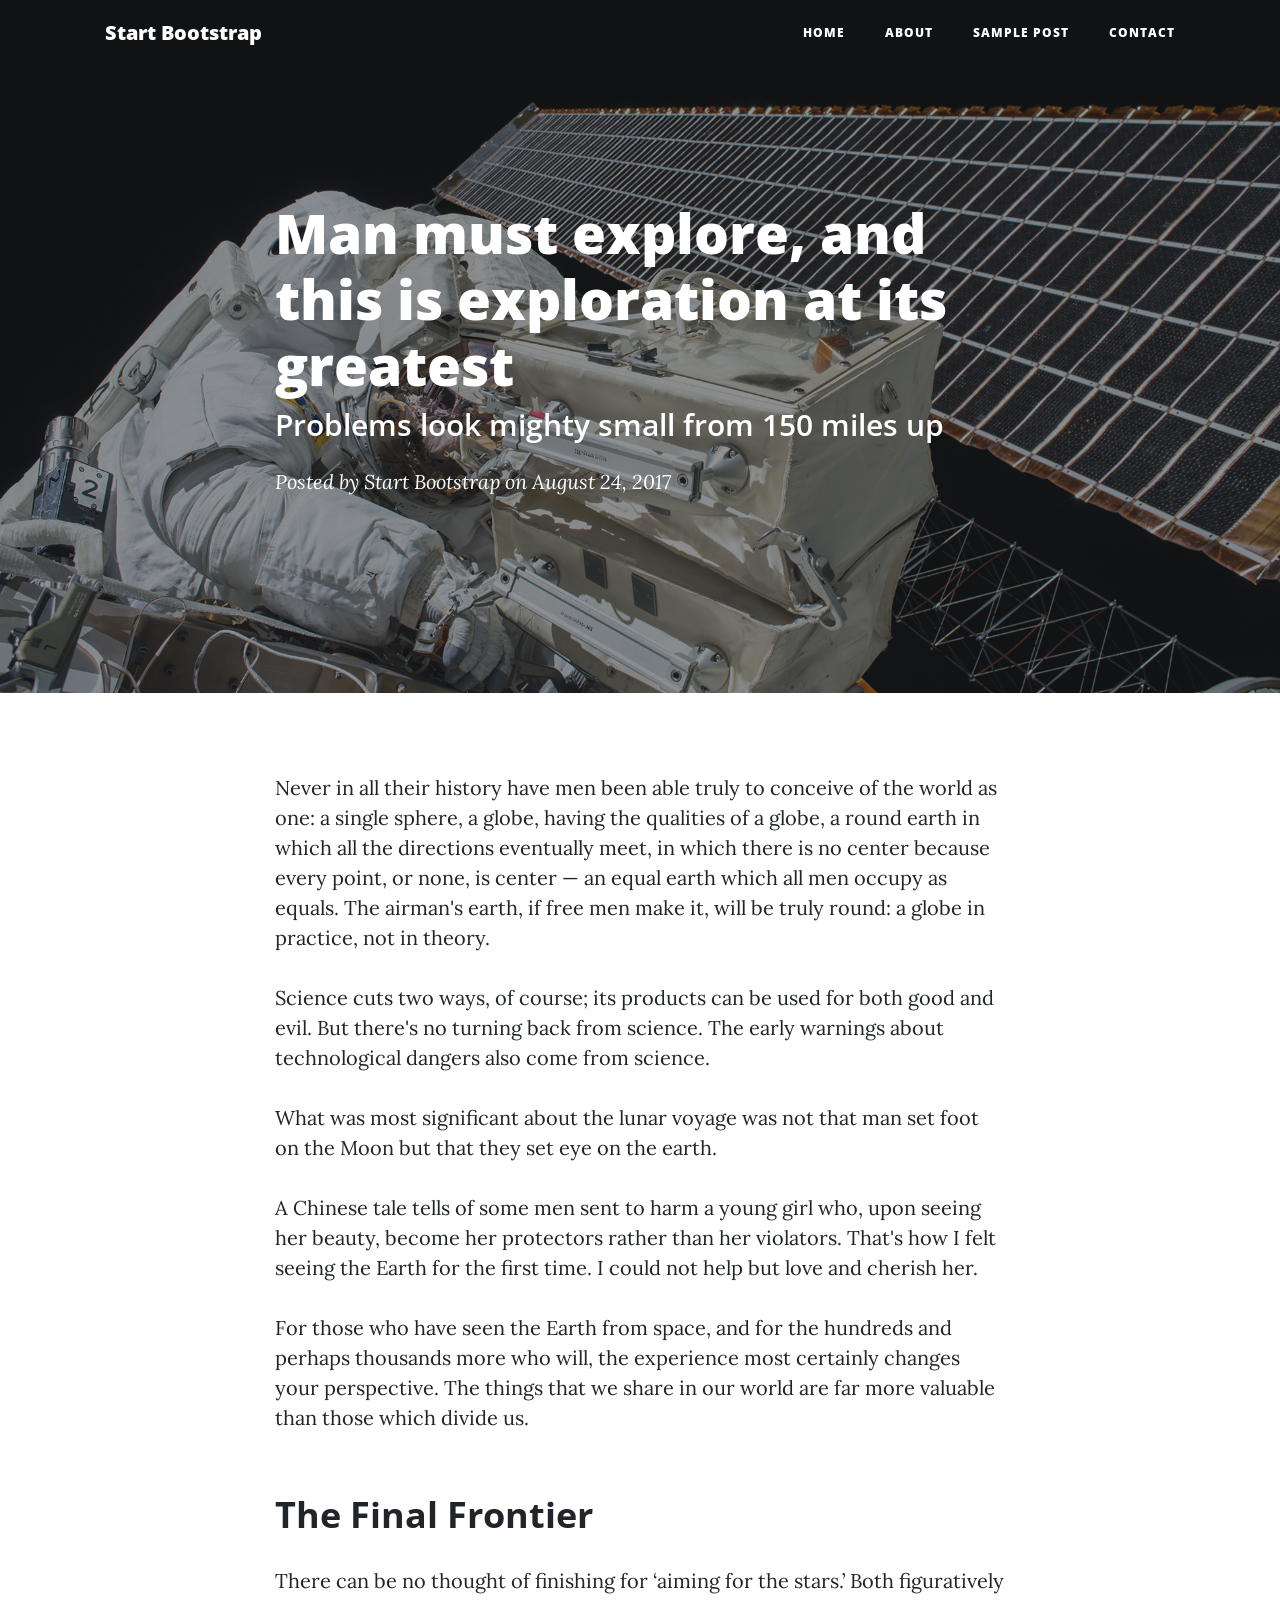
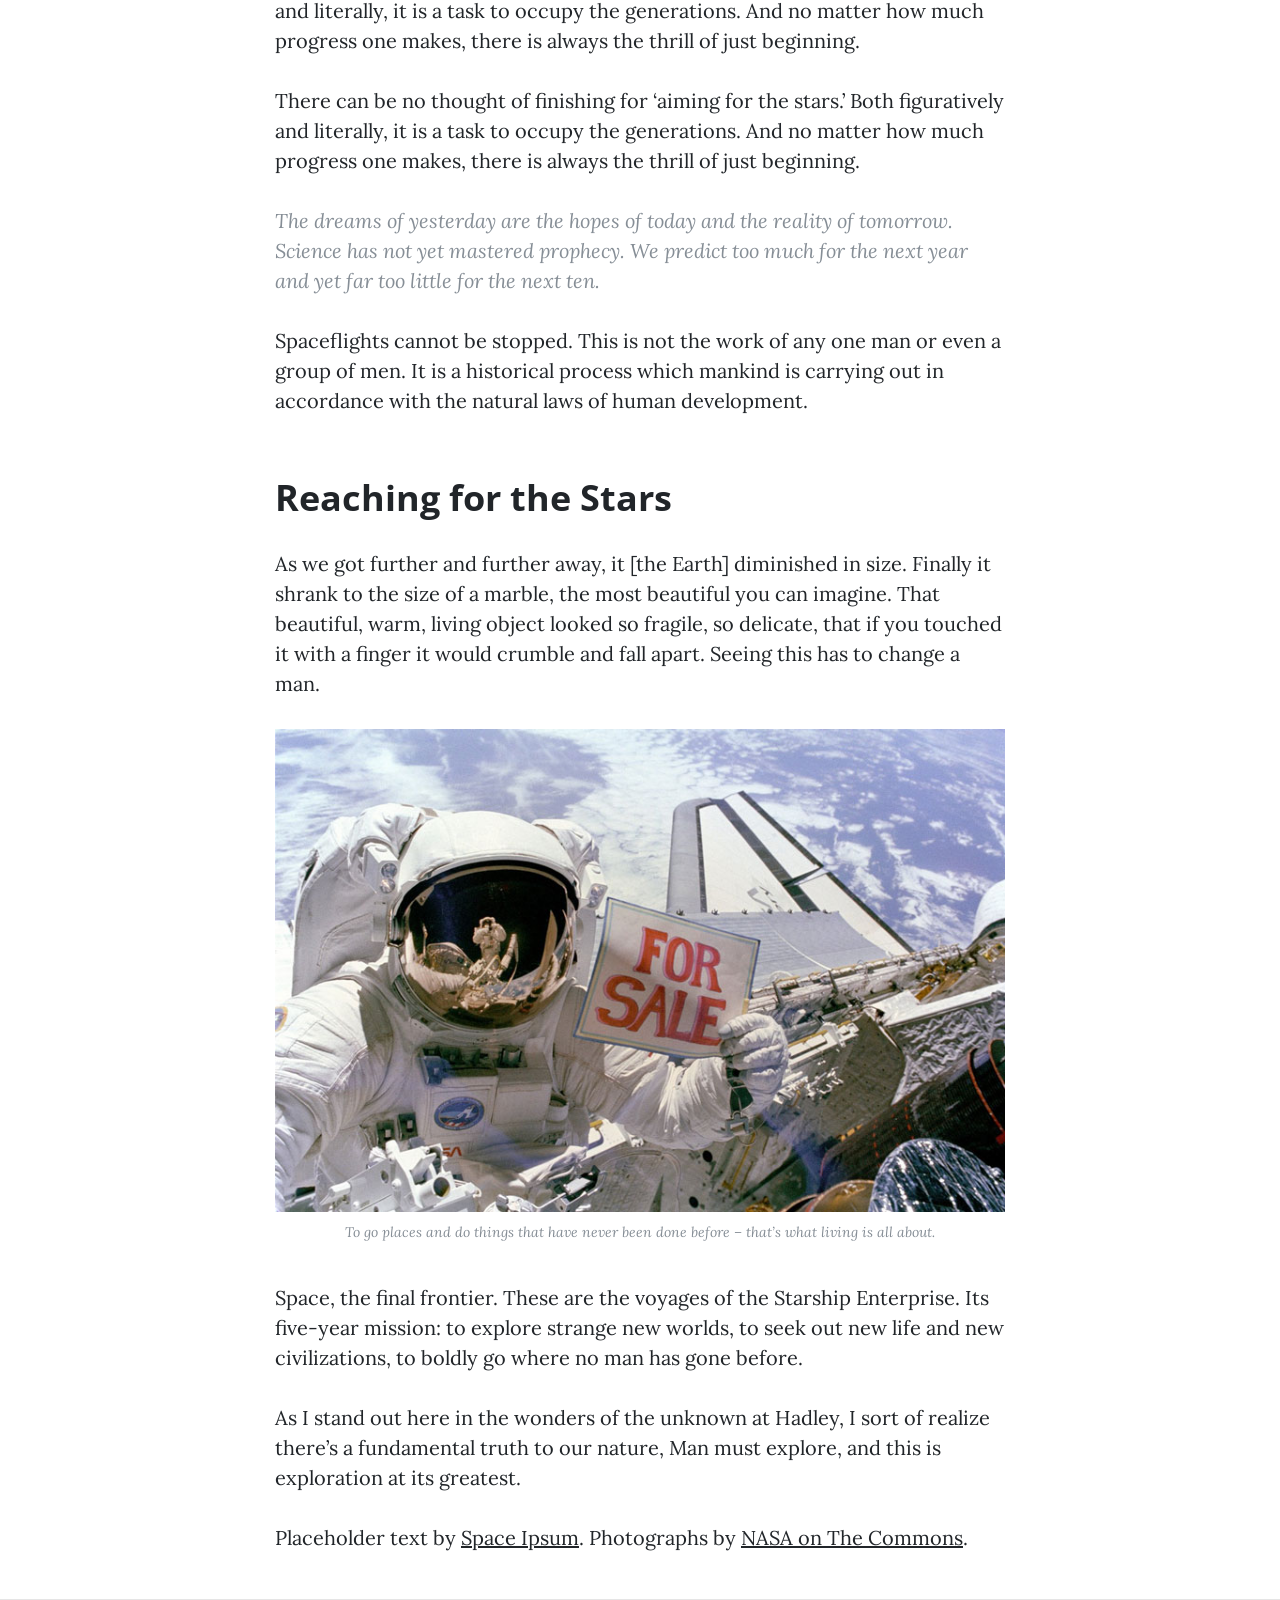
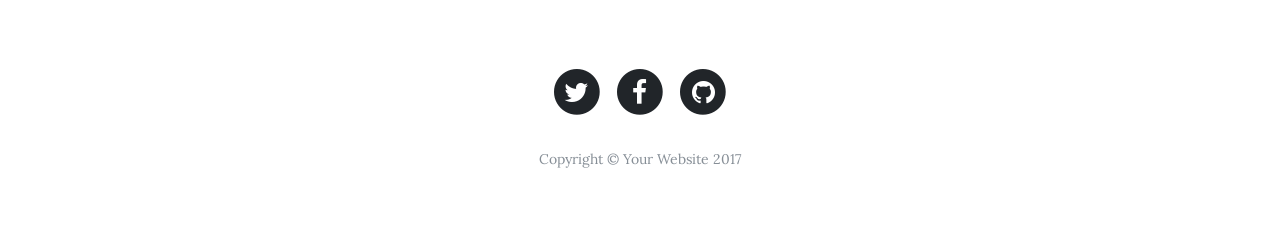
<file: themas-ejemplos/clean-blog-gh-pages/post.html>
<!DOCTYPE html>
<html lang="en">

  <head>

    <meta charset="utf-8">
    <meta name="viewport" content="width=device-width, initial-scale=1, shrink-to-fit=no">
    <meta name="description" content="">
    <meta name="author" content="">

    <title>Clean Blog - Start Bootstrap Theme</title>

    <!-- Bootstrap core CSS -->
    <link href="vendor/bootstrap/css/bootstrap.min.css" rel="stylesheet">

    <!-- Custom fonts for this template -->
    <link href="vendor/font-awesome/css/font-awesome.min.css" rel="stylesheet" type="text/css">
    <link href='https://fonts.googleapis.com/css?family=Lora:400,700,400italic,700italic' rel='stylesheet' type='text/css'>
    <link href='https://fonts.googleapis.com/css?family=Open+Sans:300italic,400italic,600italic,700italic,800italic,400,300,600,700,800' rel='stylesheet' type='text/css'>

    <!-- Custom styles for this template -->
    <link href="css/clean-blog.min.css" rel="stylesheet">

  </head>

  <body>

    <!-- Navigation -->
    <nav class="navbar navbar-expand-lg navbar-light fixed-top" id="mainNav">
      <div class="container">
        <a class="navbar-brand" href="index.html">Start Bootstrap</a>
        <button class="navbar-toggler navbar-toggler-right" type="button" data-toggle="collapse" data-target="#navbarResponsive" aria-controls="navbarResponsive" aria-expanded="false" aria-label="Toggle navigation">
          Menu
          <i class="fa fa-bars"></i>
        </button>
        <div class="collapse navbar-collapse" id="navbarResponsive">
          <ul class="navbar-nav ml-auto">
            <li class="nav-item">
              <a class="nav-link" href="index.html">Home</a>
            </li>
            <li class="nav-item">
              <a class="nav-link" href="about.html">About</a>
            </li>
            <li class="nav-item">
              <a class="nav-link" href="post.html">Sample Post</a>
            </li>
            <li class="nav-item">
              <a class="nav-link" href="contact.html">Contact</a>
            </li>
          </ul>
        </div>
      </div>
    </nav>

    <!-- Page Header -->
    <header class="masthead" style="background-image: url('img/post-bg.jpg')">
      <div class="overlay"></div>
      <div class="container">
        <div class="row">
          <div class="col-lg-8 col-md-10 mx-auto">
            <div class="post-heading">
              <h1>Man must explore, and this is exploration at its greatest</h1>
              <h2 class="subheading">Problems look mighty small from 150 miles up</h2>
              <span class="meta">Posted by
                <a href="#">Start Bootstrap</a>
                on August 24, 2017</span>
            </div>
          </div>
        </div>
      </div>
    </header>

    <!-- Post Content -->
    <article>
      <div class="container">
        <div class="row">
          <div class="col-lg-8 col-md-10 mx-auto">
            <p>Never in all their history have men been able truly to conceive of the world as one: a single sphere, a globe, having the qualities of a globe, a round earth in which all the directions eventually meet, in which there is no center because every point, or none, is center — an equal earth which all men occupy as equals. The airman's earth, if free men make it, will be truly round: a globe in practice, not in theory.</p>

            <p>Science cuts two ways, of course; its products can be used for both good and evil. But there's no turning back from science. The early warnings about technological dangers also come from science.</p>

            <p>What was most significant about the lunar voyage was not that man set foot on the Moon but that they set eye on the earth.</p>

            <p>A Chinese tale tells of some men sent to harm a young girl who, upon seeing her beauty, become her protectors rather than her violators. That's how I felt seeing the Earth for the first time. I could not help but love and cherish her.</p>

            <p>For those who have seen the Earth from space, and for the hundreds and perhaps thousands more who will, the experience most certainly changes your perspective. The things that we share in our world are far more valuable than those which divide us.</p>

            <h2 class="section-heading">The Final Frontier</h2>

            <p>There can be no thought of finishing for ‘aiming for the stars.’ Both figuratively and literally, it is a task to occupy the generations. And no matter how much progress one makes, there is always the thrill of just beginning.</p>

            <p>There can be no thought of finishing for ‘aiming for the stars.’ Both figuratively and literally, it is a task to occupy the generations. And no matter how much progress one makes, there is always the thrill of just beginning.</p>

            <blockquote class="blockquote">The dreams of yesterday are the hopes of today and the reality of tomorrow. Science has not yet mastered prophecy. We predict too much for the next year and yet far too little for the next ten.</blockquote>

            <p>Spaceflights cannot be stopped. This is not the work of any one man or even a group of men. It is a historical process which mankind is carrying out in accordance with the natural laws of human development.</p>

            <h2 class="section-heading">Reaching for the Stars</h2>

            <p>As we got further and further away, it [the Earth] diminished in size. Finally it shrank to the size of a marble, the most beautiful you can imagine. That beautiful, warm, living object looked so fragile, so delicate, that if you touched it with a finger it would crumble and fall apart. Seeing this has to change a man.</p>

            <a href="#">
              <img class="img-fluid" src="img/post-sample-image.jpg" alt="">
            </a>
            <span class="caption text-muted">To go places and do things that have never been done before – that’s what living is all about.</span>

            <p>Space, the final frontier. These are the voyages of the Starship Enterprise. Its five-year mission: to explore strange new worlds, to seek out new life and new civilizations, to boldly go where no man has gone before.</p>

            <p>As I stand out here in the wonders of the unknown at Hadley, I sort of realize there’s a fundamental truth to our nature, Man must explore, and this is exploration at its greatest.</p>

            <p>Placeholder text by
              <a href="http://spaceipsum.com/">Space Ipsum</a>. Photographs by
              <a href="https://www.flickr.com/photos/nasacommons/">NASA on The Commons</a>.</p>
          </div>
        </div>
      </div>
    </article>

    <hr>

    <!-- Footer -->
    <footer>
      <div class="container">
        <div class="row">
          <div class="col-lg-8 col-md-10 mx-auto">
            <ul class="list-inline text-center">
              <li class="list-inline-item">
                <a href="#">
                  <span class="fa-stack fa-lg">
                    <i class="fa fa-circle fa-stack-2x"></i>
                    <i class="fa fa-twitter fa-stack-1x fa-inverse"></i>
                  </span>
                </a>
              </li>
              <li class="list-inline-item">
                <a href="#">
                  <span class="fa-stack fa-lg">
                    <i class="fa fa-circle fa-stack-2x"></i>
                    <i class="fa fa-facebook fa-stack-1x fa-inverse"></i>
                  </span>
                </a>
              </li>
              <li class="list-inline-item">
                <a href="#">
                  <span class="fa-stack fa-lg">
                    <i class="fa fa-circle fa-stack-2x"></i>
                    <i class="fa fa-github fa-stack-1x fa-inverse"></i>
                  </span>
                </a>
              </li>
            </ul>
            <p class="copyright text-muted">Copyright &copy; Your Website 2017</p>
          </div>
        </div>
      </div>
    </footer>

    <!-- Bootstrap core JavaScript -->
    <script src="vendor/jquery/jquery.min.js"></script>
    <script src="vendor/bootstrap/js/bootstrap.bundle.min.js"></script>

    <!-- Custom scripts for this template -->
    <script src="js/clean-blog.min.js"></script>

  </body>

</html>
</file>
<file: themas-ejemplos/landing-page-gh-pages/vendor/simple-line-icons/css/simple-line-icons.css>
@font-face {
  font-family: 'simple-line-icons';
  src: url('../fonts/Simple-Line-Icons.eot?v=2.4.0');
  src: url('../fonts/Simple-Line-Icons.eot?v=2.4.0#iefix') format('embedded-opentype'), url('../fonts/Simple-Line-Icons.woff2?v=2.4.0') format('woff2'), url('../fonts/Simple-Line-Icons.ttf?v=2.4.0') format('truetype'), url('../fonts/Simple-Line-Icons.woff?v=2.4.0') format('woff'), url('../fonts/Simple-Line-Icons.svg?v=2.4.0#simple-line-icons') format('svg');
  font-weight: normal;
  font-style: normal;
}
/*
 Use the following CSS code if you want to have a class per icon.
 Instead of a list of all class selectors, you can use the generic [class*="icon-"] selector, but it's slower:
*/
.icon-user,
.icon-people,
.icon-user-female,
.icon-user-follow,
.icon-user-following,
.icon-user-unfollow,
.icon-login,
.icon-logout,
.icon-emotsmile,
.icon-phone,
.icon-call-end,
.icon-call-in,
.icon-call-out,
.icon-map,
.icon-location-pin,
.icon-direction,
.icon-directions,
.icon-compass,
.icon-layers,
.icon-menu,
.icon-list,
.icon-options-vertical,
.icon-options,
.icon-arrow-down,
.icon-arrow-left,
.icon-arrow-right,
.icon-arrow-up,
.icon-arrow-up-circle,
.icon-arrow-left-circle,
.icon-arrow-right-circle,
.icon-arrow-down-circle,
.icon-check,
.icon-clock,
.icon-plus,
.icon-minus,
.icon-close,
.icon-event,
.icon-exclamation,
.icon-organization,
.icon-trophy,
.icon-screen-smartphone,
.icon-screen-desktop,
.icon-plane,
.icon-notebook,
.icon-mustache,
.icon-mouse,
.icon-magnet,
.icon-energy,
.icon-disc,
.icon-cursor,
.icon-cursor-move,
.icon-crop,
.icon-chemistry,
.icon-speedometer,
.icon-shield,
.icon-screen-tablet,
.icon-magic-wand,
.icon-hourglass,
.icon-graduation,
.icon-ghost,
.icon-game-controller,
.icon-fire,
.icon-eyeglass,
.icon-envelope-open,
.icon-envelope-letter,
.icon-bell,
.icon-badge,
.icon-anchor,
.icon-wallet,
.icon-vector,
.icon-speech,
.icon-puzzle,
.icon-printer,
.icon-present,
.icon-playlist,
.icon-pin,
.icon-picture,
.icon-handbag,
.icon-globe-alt,
.icon-globe,
.icon-folder-alt,
.icon-folder,
.icon-film,
.icon-feed,
.icon-drop,
.icon-drawer,
.icon-docs,
.icon-doc,
.icon-diamond,
.icon-cup,
.icon-calculator,
.icon-bubbles,
.icon-briefcase,
.icon-book-open,
.icon-basket-loaded,
.icon-basket,
.icon-bag,
.icon-action-undo,
.icon-action-redo,
.icon-wrench,
.icon-umbrella,
.icon-trash,
.icon-tag,
.icon-support,
.icon-frame,
.icon-size-fullscreen,
.icon-size-actual,
.icon-shuffle,
.icon-share-alt,
.icon-share,
.icon-rocket,
.icon-question,
.icon-pie-chart,
.icon-pencil,
.icon-note,
.icon-loop,
.icon-home,
.icon-grid,
.icon-graph,
.icon-microphone,
.icon-music-tone-alt,
.icon-music-tone,
.icon-earphones-alt,
.icon-earphones,
.icon-equalizer,
.icon-like,
.icon-dislike,
.icon-control-start,
.icon-control-rewind,
.icon-control-play,
.icon-control-pause,
.icon-control-forward,
.icon-control-end,
.icon-volume-1,
.icon-volume-2,
.icon-volume-off,
.icon-calendar,
.icon-bulb,
.icon-chart,
.icon-ban,
.icon-bubble,
.icon-camrecorder,
.icon-camera,
.icon-cloud-download,
.icon-cloud-upload,
.icon-envelope,
.icon-eye,
.icon-flag,
.icon-heart,
.icon-info,
.icon-key,
.icon-link,
.icon-lock,
.icon-lock-open,
.icon-magnifier,
.icon-magnifier-add,
.icon-magnifier-remove,
.icon-paper-clip,
.icon-paper-plane,
.icon-power,
.icon-refresh,
.icon-reload,
.icon-settings,
.icon-star,
.icon-symbol-female,
.icon-symbol-male,
.icon-target,
.icon-credit-card,
.icon-paypal,
.icon-social-tumblr,
.icon-social-twitter,
.icon-social-facebook,
.icon-social-instagram,
.icon-social-linkedin,
.icon-social-pinterest,
.icon-social-github,
.icon-social-google,
.icon-social-reddit,
.icon-social-skype,
.icon-social-dribbble,
.icon-social-behance,
.icon-social-foursqare,
.icon-social-soundcloud,
.icon-social-spotify,
.icon-social-stumbleupon,
.icon-social-youtube,
.icon-social-dropbox,
.icon-social-vkontakte,
.icon-social-steam {
  font-family: 'simple-line-icons';
  speak: none;
  font-style: normal;
  font-weight: normal;
  font-variant: normal;
  text-transform: none;
  line-height: 1;
  /* Better Font Rendering =========== */
  -webkit-font-smoothing: antialiased;
  -moz-osx-font-smoothing: grayscale;
}
.icon-user:before {
  content: "\e005";
}
.icon-people:before {
  content: "\e001";
}
.icon-user-female:before {
  content: "\e000";
}
.icon-user-follow:before {
  content: "\e002";
}
.icon-user-following:before {
  content: "\e003";
}
.icon-user-unfollow:before {
  content: "\e004";
}
.icon-login:before {
  content: "\e066";
}
.icon-logout:before {
  content: "\e065";
}
.icon-emotsmile:before {
  content: "\e021";
}
.icon-phone:before {
  content: "\e600";
}
.icon-call-end:before {
  content: "\e048";
}
.icon-call-in:before {
  content: "\e047";
}
.icon-call-out:before {
  content: "\e046";
}
.icon-map:before {
  content: "\e033";
}
.icon-location-pin:before {
  content: "\e096";
}
.icon-direction:before {
  content: "\e042";
}
.icon-directions:before {
  content: "\e041";
}
.icon-compass:before {
  content: "\e045";
}
.icon-layers:before {
  content: "\e034";
}
.icon-menu:before {
  content: "\e601";
}
.icon-list:before {
  content: "\e067";
}
.icon-options-vertical:before {
  content: "\e602";
}
.icon-options:before {
  content: "\e603";
}
.icon-arrow-down:before {
  content: "\e604";
}
.icon-arrow-left:before {
  content: "\e605";
}
.icon-arrow-right:before {
  content: "\e606";
}
.icon-arrow-up:before {
  content: "\e607";
}
.icon-arrow-up-circle:before {
  content: "\e078";
}
.icon-arrow-left-circle:before {
  content: "\e07a";
}
.icon-arrow-right-circle:before {
  content: "\e079";
}
.icon-arrow-down-circle:before {
  content: "\e07b";
}
.icon-check:before {
  content: "\e080";
}
.icon-clock:before {
  content: "\e081";
}
.icon-plus:before {
  content: "\e095";
}
.icon-minus:before {
  content: "\e615";
}
.icon-close:before {
  content: "\e082";
}
.icon-event:before {
  content: "\e619";
}
.icon-exclamation:before {
  content: "\e617";
}
.icon-organization:before {
  content: "\e616";
}
.icon-trophy:before {
  content: "\e006";
}
.icon-screen-smartphone:before {
  content: "\e010";
}
.icon-screen-desktop:before {
  content: "\e011";
}
.icon-plane:before {
  content: "\e012";
}
.icon-notebook:before {
  content: "\e013";
}
.icon-mustache:before {
  content: "\e014";
}
.icon-mouse:before {
  content: "\e015";
}
.icon-magnet:before {
  content: "\e016";
}
.icon-energy:before {
  content: "\e020";
}
.icon-disc:before {
  content: "\e022";
}
.icon-cursor:before {
  content: "\e06e";
}
.icon-cursor-move:before {
  content: "\e023";
}
.icon-crop:before {
  content: "\e024";
}
.icon-chemistry:before {
  content: "\e026";
}
.icon-speedometer:before {
  content: "\e007";
}
.icon-shield:before {
  content: "\e00e";
}
.icon-screen-tablet:before {
  content: "\e00f";
}
.icon-magic-wand:before {
  content: "\e017";
}
.icon-hourglass:before {
  content: "\e018";
}
.icon-graduation:before {
  content: "\e019";
}
.icon-ghost:before {
  content: "\e01a";
}
.icon-game-controller:before {
  content: "\e01b";
}
.icon-fire:before {
  content: "\e01c";
}
.icon-eyeglass:before {
  content: "\e01d";
}
.icon-envelope-open:before {
  content: "\e01e";
}
.icon-envelope-letter:before {
  content: "\e01f";
}
.icon-bell:before {
  content: "\e027";
}
.icon-badge:before {
  content: "\e028";
}
.icon-anchor:before {
  content: "\e029";
}
.icon-wallet:before {
  content: "\e02a";
}
.icon-vector:before {
  content: "\e02b";
}
.icon-speech:before {
  content: "\e02c";
}
.icon-puzzle:before {
  content: "\e02d";
}
.icon-printer:before {
  content: "\e02e";
}
.icon-present:before {
  content: "\e02f";
}
.icon-playlist:before {
  content: "\e030";
}
.icon-pin:before {
  content: "\e031";
}
.icon-picture:before {
  content: "\e032";
}
.icon-handbag:before {
  content: "\e035";
}
.icon-globe-alt:before {
  content: "\e036";
}
.icon-globe:before {
  content: "\e037";
}
.icon-folder-alt:before {
  content: "\e039";
}
.icon-folder:before {
  content: "\e089";
}
.icon-film:before {
  content: "\e03a";
}
.icon-feed:before {
  content: "\e03b";
}
.icon-drop:before {
  content: "\e03e";
}
.icon-drawer:before {
  content: "\e03f";
}
.icon-docs:before {
  content: "\e040";
}
.icon-doc:before {
  content: "\e085";
}
.icon-diamond:before {
  content: "\e043";
}
.icon-cup:before {
  content: "\e044";
}
.icon-calculator:before {
  content: "\e049";
}
.icon-bubbles:before {
  content: "\e04a";
}
.icon-briefcase:before {
  content: "\e04b";
}
.icon-book-open:before {
  content: "\e04c";
}
.icon-basket-loaded:before {
  content: "\e04d";
}
.icon-basket:before {
  content: "\e04e";
}
.icon-bag:before {
  content: "\e04f";
}
.icon-action-undo:before {
  content: "\e050";
}
.icon-action-redo:before {
  content: "\e051";
}
.icon-wrench:before {
  content: "\e052";
}
.icon-umbrella:before {
  content: "\e053";
}
.icon-trash:before {
  content: "\e054";
}
.icon-tag:before {
  content: "\e055";
}
.icon-support:before {
  content: "\e056";
}
.icon-frame:before {
  content: "\e038";
}
.icon-size-fullscreen:before {
  content: "\e057";
}
.icon-size-actual:before {
  content: "\e058";
}
.icon-shuffle:before {
  content: "\e059";
}
.icon-share-alt:before {
  content: "\e05a";
}
.icon-share:before {
  content: "\e05b";
}
.icon-rocket:before {
  content: "\e05c";
}
.icon-question:before {
  content: "\e05d";
}
.icon-pie-chart:before {
  content: "\e05e";
}
.icon-pencil:before {
  content: "\e05f";
}
.icon-note:before {
  content: "\e060";
}
.icon-loop:before {
  content: "\e064";
}
.icon-home:before {
  content: "\e069";
}
.icon-grid:before {
  content: "\e06a";
}
.icon-graph:before {
  content: "\e06b";
}
.icon-microphone:before {
  content: "\e063";
}
.icon-music-tone-alt:before {
  content: "\e061";
}
.icon-music-tone:before {
  content: "\e062";
}
.icon-earphones-alt:before {
  content: "\e03c";
}
.icon-earphones:before {
  content: "\e03d";
}
.icon-equalizer:before {
  content: "\e06c";
}
.icon-like:before {
  content: "\e068";
}
.icon-dislike:before {
  content: "\e06d";
}
.icon-control-start:before {
  content: "\e06f";
}
.icon-control-rewind:before {
  content: "\e070";
}
.icon-control-play:before {
  content: "\e071";
}
.icon-control-pause:before {
  content: "\e072";
}
.icon-control-forward:before {
  content: "\e073";
}
.icon-control-end:before {
  content: "\e074";
}
.icon-volume-1:before {
  content: "\e09f";
}
.icon-volume-2:before {
  content: "\e0a0";
}
.icon-volume-off:before {
  content: "\e0a1";
}
.icon-calendar:before {
  content: "\e075";
}
.icon-bulb:before {
  content: "\e076";
}
.icon-chart:before {
  content: "\e077";
}
.icon-ban:before {
  content: "\e07c";
}
.icon-bubble:before {
  content: "\e07d";
}
.icon-camrecorder:before {
  content: "\e07e";
}
.icon-camera:before {
  content: "\e07f";
}
.icon-cloud-download:before {
  content: "\e083";
}
.icon-cloud-upload:before {
  content: "\e084";
}
.icon-envelope:before {
  content: "\e086";
}
.icon-eye:before {
  content: "\e087";
}
.icon-flag:before {
  content: "\e088";
}
.icon-heart:before {
  content: "\e08a";
}
.icon-info:before {
  content: "\e08b";
}
.icon-key:before {
  content: "\e08c";
}
.icon-link:before {
  content: "\e08d";
}
.icon-lock:before {
  content: "\e08e";
}
.icon-lock-open:before {
  content: "\e08f";
}
.icon-magnifier:before {
  content: "\e090";
}
.icon-magnifier-add:before {
  content: "\e091";
}
.icon-magnifier-remove:before {
  content: "\e092";
}
.icon-paper-clip:before {
  content: "\e093";
}
.icon-paper-plane:before {
  content: "\e094";
}
.icon-power:before {
  content: "\e097";
}
.icon-refresh:before {
  content: "\e098";
}
.icon-reload:before {
  content: "\e099";
}
.icon-settings:before {
  content: "\e09a";
}
.icon-star:before {
  content: "\e09b";
}
.icon-symbol-female:before {
  content: "\e09c";
}
.icon-symbol-male:before {
  content: "\e09d";
}
.icon-target:before {
  content: "\e09e";
}
.icon-credit-card:before {
  content: "\e025";
}
.icon-paypal:before {
  content: "\e608";
}
.icon-social-tumblr:before {
  content: "\e00a";
}
.icon-social-twitter:before {
  content: "\e009";
}
.icon-social-facebook:before {
  content: "\e00b";
}
.icon-social-instagram:before {
  content: "\e609";
}
.icon-social-linkedin:before {
  content: "\e60a";
}
.icon-social-pinterest:before {
  content: "\e60b";
}
.icon-social-github:before {
  content: "\e60c";
}
.icon-social-google:before {
  content: "\e60d";
}
.icon-social-reddit:before {
  content: "\e60e";
}
.icon-social-skype:before {
  content: "\e60f";
}
.icon-social-dribbble:before {
  content: "\e00d";
}
.icon-social-behance:before {
  content: "\e610";
}
.icon-social-foursqare:before {
  content: "\e611";
}
.icon-social-soundcloud:before {
  content: "\e612";
}
.icon-social-spotify:before {
  content: "\e613";
}
.icon-social-stumbleupon:before {
  content: "\e614";
}
.icon-social-youtube:before {
  content: "\e008";
}
.icon-social-dropbox:before {
  content: "\e00c";
}
.icon-social-vkontakte:before {
  content: "\e618";
}
.icon-social-steam:before {
  content: "\e620";
}
</file>
<file: themas-ejemplos/clean-blog-gh-pages/css/clean-blog.min.css>
/*!
 * Start Bootstrap - Clean Blog v4.0.0-beta.2 (https://startbootstrap.com/template-overviews/clean-blog)
 * Copyright 2013-2017 Start Bootstrap
 * Licensed under MIT (https://github.com/BlackrockDigital/startbootstrap-clean-blog/blob/master/LICENSE)
 */body{font-size:20px;color:#212529;font-family:Lora,'Times New Roman',serif}p{line-height:1.5;margin:30px 0}p a{text-decoration:underline}h1,h2,h3,h4,h5,h6{font-weight:800;font-family:'Open Sans','Helvetica Neue',Helvetica,Arial,sans-serif}a{color:#212529;-webkit-transition:all .2s;-moz-transition:all .2s;transition:all .2s}a:focus,a:hover{color:#0085a1}blockquote{font-style:italic;color:#868e96}.section-heading{font-size:36px;font-weight:700;margin-top:60px}.caption{font-size:14px;font-style:italic;display:block;margin:0;padding:10px;text-align:center;border-bottom-right-radius:5px;border-bottom-left-radius:5px}::-moz-selection{color:#fff;background:#0085a1;text-shadow:none}::selection{color:#fff;background:#0085a1;text-shadow:none}img::selection{color:#fff;background:0 0}img::-moz-selection{color:#fff;background:0 0}body{-webkit-tap-highlight-color:#0085a1}#mainNav{position:absolute;border-bottom:1px solid #e9ecef;background-color:#fff;font-family:'Open Sans','Helvetica Neue',Helvetica,Arial,sans-serif}#mainNav .navbar-brand{font-weight:800;color:#343a40}#mainNav .navbar-toggler{font-size:12px;font-weight:800;padding:13px;text-transform:uppercase;color:#343a40}#mainNav .navbar-nav>li.nav-item>a{font-size:12px;font-weight:800;letter-spacing:1px;text-transform:uppercase}@media only screen and (min-width:992px){#mainNav{border-bottom:1px solid transparent;background:0 0}#mainNav .navbar-brand{padding:10px 20px;color:#fff}#mainNav .navbar-brand:focus,#mainNav .navbar-brand:hover{color:rgba(255,255,255,.8)}#mainNav .navbar-nav>li.nav-item>a{padding:10px 20px;color:#fff}#mainNav .navbar-nav>li.nav-item>a:focus,#mainNav .navbar-nav>li.nav-item>a:hover{color:rgba(255,255,255,.8)}}@media only screen and (min-width:992px){#mainNav{-webkit-transition:background-color .2s;-moz-transition:background-color .2s;transition:background-color .2s;-webkit-transform:translate3d(0,0,0);-moz-transform:translate3d(0,0,0);-ms-transform:translate3d(0,0,0);-o-transform:translate3d(0,0,0);transform:translate3d(0,0,0);-webkit-backface-visibility:hidden}#mainNav.is-fixed{position:fixed;top:-67px;-webkit-transition:-webkit-transform .2s;-moz-transition:-moz-transform .2s;transition:transform .2s;border-bottom:1px solid #fff;background-color:rgba(255,255,255,.9)}#mainNav.is-fixed .navbar-brand{color:#212529}#mainNav.is-fixed .navbar-brand:focus,#mainNav.is-fixed .navbar-brand:hover{color:#0085a1}#mainNav.is-fixed .navbar-nav>li.nav-item>a{color:#212529}#mainNav.is-fixed .navbar-nav>li.nav-item>a:focus,#mainNav.is-fixed .navbar-nav>li.nav-item>a:hover{color:#0085a1}#mainNav.is-visible{-webkit-transform:translate3d(0,100%,0);-moz-transform:translate3d(0,100%,0);-ms-transform:translate3d(0,100%,0);-o-transform:translate3d(0,100%,0);transform:translate3d(0,100%,0)}}header.masthead{margin-bottom:50px;background:no-repeat center center;background-color:#868e96;background-attachment:scroll;position:relative;-webkit-background-size:cover;-moz-background-size:cover;-o-background-size:cover;background-size:cover}header.masthead .overlay{position:absolute;top:0;left:0;height:100%;width:100%;background-color:#212529;opacity:.5}header.masthead .page-heading,header.masthead .post-heading,header.masthead .site-heading{padding:200px 0 150px;color:#fff}@media only screen and (min-width:768px){header.masthead .page-heading,header.masthead .post-heading,header.masthead .site-heading{padding:200px 0}}header.masthead .page-heading,header.masthead .site-heading{text-align:center}header.masthead .page-heading h1,header.masthead .site-heading h1{font-size:50px;margin-top:0}header.masthead .page-heading .subheading,header.masthead .site-heading .subheading{font-size:24px;font-weight:300;line-height:1.1;display:block;margin:10px 0 0;font-family:'Open Sans','Helvetica Neue',Helvetica,Arial,sans-serif}@media only screen and (min-width:768px){header.masthead .page-heading h1,header.masthead .site-heading h1{font-size:80px}}header.masthead .post-heading h1{font-size:35px}header.masthead .post-heading .meta,header.masthead .post-heading .subheading{line-height:1.1;display:block}header.masthead .post-heading .subheading{font-size:24px;font-weight:600;margin:10px 0 30px;font-family:'Open Sans','Helvetica Neue',Helvetica,Arial,sans-serif}header.masthead .post-heading .meta{font-size:20px;font-weight:300;font-style:italic;font-family:Lora,'Times New Roman',serif}header.masthead .post-heading .meta a{color:#fff}@media only screen and (min-width:768px){header.masthead .post-heading h1{font-size:55px}header.masthead .post-heading .subheading{font-size:30px}}.post-preview>a{color:#212529}.post-preview>a:focus,.post-preview>a:hover{text-decoration:none;color:#0085a1}.post-preview>a>.post-title{font-size:30px;margin-top:30px;margin-bottom:10px}.post-preview>a>.post-subtitle{font-weight:300;margin:0 0 10px}.post-preview>.post-meta{font-size:18px;font-style:italic;margin-top:0;color:#868e96}.post-preview>.post-meta>a{text-decoration:none;color:#212529}.post-preview>.post-meta>a:focus,.post-preview>.post-meta>a:hover{text-decoration:underline;color:#0085a1}@media only screen and (min-width:768px){.post-preview>a>.post-title{font-size:36px}}.floating-label-form-group{font-size:14px;position:relative;margin-bottom:0;padding-bottom:.5em;border-bottom:1px solid #dee2e6}.floating-label-form-group input,.floating-label-form-group textarea{font-size:1.5em;position:relative;z-index:1;padding:0;resize:none;border:none;border-radius:0;background:0 0;box-shadow:none!important;font-family:Lora,'Times New Roman',serif}.floating-label-form-group input::-webkit-input-placeholder,.floating-label-form-group textarea::-webkit-input-placeholder{color:#868e96;font-family:Lora,'Times New Roman',serif}.floating-label-form-group label{font-size:.85em;line-height:1.764705882em;position:relative;z-index:0;top:2em;display:block;margin:0;-webkit-transition:top .3s ease,opacity .3s ease;-moz-transition:top .3s ease,opacity .3s ease;-ms-transition:top .3s ease,opacity .3s ease;transition:top .3s ease,opacity .3s ease;vertical-align:middle;vertical-align:baseline;opacity:0}.floating-label-form-group .help-block{margin:15px 0}.floating-label-form-group-with-value label{top:0;opacity:1}.floating-label-form-group-with-focus label{color:#0085a1}form .form-group:first-child .floating-label-form-group{border-top:1px solid #dee2e6}footer{padding:50px 0 65px}footer .list-inline{margin:0;padding:0}footer .copyright{font-size:14px;margin-bottom:0;text-align:center}.btn{font-size:14px;font-weight:800;padding:15px 25px;letter-spacing:1px;text-transform:uppercase;border-radius:0;font-family:'Open Sans','Helvetica Neue',Helvetica,Arial,sans-serif}.btn-primary{background-color:#0085a1;border-color:#0085a1}.btn-primary:active,.btn-primary:focus,.btn-primary:hover{color:#fff;background-color:#00657b!important;border-color:#00657b!important}.btn-lg{font-size:16px;padding:25px 35px}
</file>
<file: themas-ejemplos/creative-gh-pages/css/creative.min.css>
/*!
 * Start Bootstrap - Creative v4.0.0-beta.2 (https://startbootstrap.com/template-overviews/creative)
 * Copyright 2013-2017 Start Bootstrap
 * Licensed under MIT (https://github.com/BlackrockDigital/startbootstrap-creative/blob/master/LICENSE)
 */body,html{width:100%;height:100%}body{font-family:Merriweather,'Helvetica Neue',Arial,sans-serif}hr{max-width:50px;border-width:3px;border-color:#f05f40}hr.light{border-color:#fff}a{color:#f05f40;-webkit-transition:all .2s;-moz-transition:all .2s;transition:all .2s}a:hover{color:#f05f40}h1,h2,h3,h4,h5,h6{font-family:'Open Sans','Helvetica Neue',Arial,sans-serif}.bg-primary{background-color:#f05f40!important}.bg-dark{background-color:#212529!important}.text-faded{color:rgba(255,255,255,.7)}section{padding:8rem 0}.section-heading{margin-top:0}::-moz-selection{color:#fff;background:#212529;text-shadow:none}::selection{color:#fff;background:#212529;text-shadow:none}img::selection{color:#fff;background:0 0}img::-moz-selection{color:#fff;background:0 0}body{-webkit-tap-highlight-color:#212529}#mainNav{border-bottom:1px solid rgba(33,37,41,.1);background-color:#fff;font-family:'Open Sans','Helvetica Neue',Arial,sans-serif;-webkit-transition:all .2s;-moz-transition:all .2s;transition:all .2s}#mainNav .navbar-brand{font-weight:700;text-transform:uppercase;color:#f05f40;font-family:'Open Sans','Helvetica Neue',Arial,sans-serif}#mainNav .navbar-brand:focus,#mainNav .navbar-brand:hover{color:#f05f40}#mainNav .navbar-nav>li.nav-item>a.nav-link,#mainNav .navbar-nav>li.nav-item>a.nav-link:focus{font-size:.9rem;font-weight:700;text-transform:uppercase;color:#212529}#mainNav .navbar-nav>li.nav-item>a.nav-link:focus:hover,#mainNav .navbar-nav>li.nav-item>a.nav-link:hover{color:#f05f40}#mainNav .navbar-nav>li.nav-item>a.nav-link.active,#mainNav .navbar-nav>li.nav-item>a.nav-link:focus.active{color:#f05f40!important;background-color:transparent}#mainNav .navbar-nav>li.nav-item>a.nav-link.active:hover,#mainNav .navbar-nav>li.nav-item>a.nav-link:focus.active:hover{background-color:transparent}@media (min-width:992px){#mainNav{border-color:transparent;background-color:transparent}#mainNav .navbar-brand{color:rgba(255,255,255,.7)}#mainNav .navbar-brand:focus,#mainNav .navbar-brand:hover{color:#fff}#mainNav .navbar-nav>li.nav-item>a.nav-link{padding:.5rem 1rem}#mainNav .navbar-nav>li.nav-item>a.nav-link,#mainNav .navbar-nav>li.nav-item>a.nav-link:focus{color:rgba(255,255,255,.7)}#mainNav .navbar-nav>li.nav-item>a.nav-link:focus:hover,#mainNav .navbar-nav>li.nav-item>a.nav-link:hover{color:#fff}#mainNav.navbar-shrink{border-bottom:1px solid rgba(33,37,41,.1);background-color:#fff}#mainNav.navbar-shrink .navbar-brand{color:#f05f40}#mainNav.navbar-shrink .navbar-brand:focus,#mainNav.navbar-shrink .navbar-brand:hover{color:#f05f40}#mainNav.navbar-shrink .navbar-nav>li.nav-item>a.nav-link,#mainNav.navbar-shrink .navbar-nav>li.nav-item>a.nav-link:focus{color:#212529}#mainNav.navbar-shrink .navbar-nav>li.nav-item>a.nav-link:focus:hover,#mainNav.navbar-shrink .navbar-nav>li.nav-item>a.nav-link:hover{color:#f05f40}}header.masthead{padding-top:10rem;padding-bottom:calc(10rem - 56px);background-image:url(../img/header.jpg);background-position:center center;-webkit-background-size:cover;-moz-background-size:cover;-o-background-size:cover;background-size:cover}header.masthead hr{margin-top:30px;margin-bottom:30px}header.masthead h1{font-size:2rem}header.masthead p{font-weight:300}@media (min-width:768px){header.masthead p{font-size:1.15rem}}@media (min-width:992px){header.masthead{height:100vh;min-height:650px;padding-top:0;padding-bottom:0}header.masthead h1{font-size:3rem}}@media (min-width:1200px){header.masthead h1{font-size:4rem}}.service-box{max-width:400px}.portfolio-box{position:relative;display:block;max-width:650px;margin:0 auto}.portfolio-box .portfolio-box-caption{position:absolute;bottom:0;display:block;width:100%;height:100%;text-align:center;opacity:0;color:#fff;background:rgba(240,95,64,.9);-webkit-transition:all .2s;-moz-transition:all .2s;transition:all .2s}.portfolio-box .portfolio-box-caption .portfolio-box-caption-content{position:absolute;top:50%;width:100%;transform:translateY(-50%);text-align:center}.portfolio-box .portfolio-box-caption .portfolio-box-caption-content .project-category,.portfolio-box .portfolio-box-caption .portfolio-box-caption-content .project-name{padding:0 15px;font-family:'Open Sans','Helvetica Neue',Arial,sans-serif}.portfolio-box .portfolio-box-caption .portfolio-box-caption-content .project-category{font-size:14px;font-weight:600;text-transform:uppercase}.portfolio-box .portfolio-box-caption .portfolio-box-caption-content .project-name{font-size:18px}.portfolio-box:hover .portfolio-box-caption{opacity:1}.portfolio-box:focus{outline:0}@media (min-width:768px){.portfolio-box .portfolio-box-caption .portfolio-box-caption-content .project-category{font-size:16px}.portfolio-box .portfolio-box-caption .portfolio-box-caption-content .project-name{font-size:22px}}.text-primary{color:#f05f40!important}.btn{font-weight:700;text-transform:uppercase;border:none;border-radius:300px;font-family:'Open Sans','Helvetica Neue',Arial,sans-serif}.btn-xl{padding:1rem 2rem}.btn-primary{background-color:#f05f40;border-color:#f05f40}.btn-primary:active,.btn-primary:focus,.btn-primary:hover{color:#fff;background-color:#ee4b28!important}.btn-primary:active,.btn-primary:focus{box-shadow:0 0 0 .2rem rgba(240,95,64,.5)!important}
</file>
<file: themas-ejemplos/landing-page-gh-pages/css/landing-page.min.css>
/*!
 * Start Bootstrap - Landing Page v4.0.0-beta.2 (https://startbootstrap.com/template-overviews/landing-page)
 * Copyright 2013-2017 Start Bootstrap
 * Licensed under MIT (https://github.com/BlackrockDigital/startbootstrap-landing-page/blob/master/LICENSE)
 */body{font-family:Lato,'Helvetica Neue',Helvetica,Arial,sans-serif}h1,h2,h3,h4,h5,h6{font-family:Lato,'Helvetica Neue',Helvetica,Arial,sans-serif;font-weight:700}header.masthead{position:relative;background-color:#343a40;background:url(../img/bg-masthead.jpg) no-repeat center center;-webkit-background-size:cover;-moz-background-size:cover;-o-background-size:cover;background-size:cover;padding-top:8rem;padding-bottom:8rem}header.masthead .overlay{position:absolute;background-color:#212529;height:100%;width:100%;top:0;left:0;opacity:.3}header.masthead h1{font-size:2rem}@media (min-width:768px){header.masthead{padding-top:12rem;padding-bottom:12rem}header.masthead h1{font-size:3rem}}.showcase .showcase-text{padding:3rem}.showcase .showcase-img{min-height:30rem;background-size:cover}@media (min-width:768px){.showcase .showcase-text{padding:7rem}}.features-icons{padding-top:7rem;padding-bottom:7rem}.features-icons .features-icons-item{max-width:20rem}.features-icons .features-icons-item .features-icons-icon{height:7rem}.features-icons .features-icons-item .features-icons-icon i{font-size:4.5rem}.features-icons .features-icons-item:hover .features-icons-icon i{font-size:5rem}.testimonials{padding-top:7rem;padding-bottom:7rem}.testimonials .testimonial-item{max-width:18rem}.testimonials .testimonial-item img{max-width:12rem;box-shadow:0 5px 5px 0 #adb5bd}.call-to-action{position:relative;background-color:#343a40;background:url(../img/bg-masthead.jpg) no-repeat center center;-webkit-background-size:cover;-moz-background-size:cover;-o-background-size:cover;background-size:cover;padding-top:7rem;padding-bottom:7rem}.call-to-action .overlay{position:absolute;background-color:#212529;height:100%;width:100%;top:0;left:0;opacity:.3}footer.footer{padding-top:4rem;padding-bottom:4rem}
</file>
<file: css/agency.css>
/*!
 * Start Bootstrap - Agency v4.0.0-beta.2 (https://startbootstrap.com/template-overviews/agency)
 * Copyright 2013-2017 Start Bootstrap
 * Licensed under MIT (https://github.com/BlackrockDigital/startbootstrap-agency/blob/master/LICENSE)
 */
body {
  overflow-x: hidden;
  font-family: 'Roboto Slab', 'Helvetica Neue', Helvetica, Arial, sans-serif; }

p {
  line-height: 1.75; }

a {
  color: #0E0B6E; }
  a:hover {
    color: #0E0B6E; }

.text-primary {
  color: #fed136 !important; }

h1,
h2,
h3,
h4,
h5,
h6 {
  font-weight: 700;
  font-family: 'Montserrat', 'Helvetica Neue', Helvetica, Arial, sans-serif; }

section {
  padding: 100px 0; }
  section h2.section-heading {
    font-size: 40px;
    margin-top: 0;
    margin-bottom: 15px; }
  section h3.section-subheading {
    font-size: 16px;
    font-weight: 400;
    font-style: italic;
    margin-bottom: 75px;
    text-transform: none;
    font-family: 'Droid Serif', 'Helvetica Neue', Helvetica, Arial, sans-serif; }

@media (min-width: 768px) {
  section {
    padding: 150px 0; } }

.btn {
  font-family: 'Montserrat', 'Helvetica Neue', Helvetica, Arial, sans-serif;
  font-weight: 700; }

.btn-xl {
  font-size: 18px;
  padding: 20px 40px; }

.btn-primary {
  background-color: #fed136;
  border-color: #fed136; }
  .btn-primary:active, .btn-primary:focus, .btn-primary:hover {
    background-color: #fec810 !important;
    border-color: #fec810 !important;
    color: white; }
  .btn-primary:active, .btn-primary:focus {
    box-shadow: 0 0 0 0.2rem rgba(254, 209, 55, 0.5) !important; }

::-moz-selection {
  background: #fed136;
  text-shadow: none; }

::selection {
  background: #fed136;
  text-shadow: none; }

img::selection {
  background: transparent; }

img::-moz-selection {
  background: transparent; }

body {
  -webkit-tap-highlight-color: #fed136; }

#mainNav {
  background-color: #212529; }
  #mainNav .navbar-toggler {
    font-size: 12px;
    right: 0;
    padding: 13px;
    text-transform: uppercase;
    color: white;
    border: 0;
    background-color: #fed136;
    font-family: 'Montserrat', 'Helvetica Neue', Helvetica, Arial, sans-serif; }
  #mainNav .navbar-brand {
    color: #fed136;
    font-family: 'Kaushan Script', 'Helvetica Neue', Helvetica, Arial, cursive; }
    #mainNav .navbar-brand.active, #mainNav .navbar-brand:active, #mainNav .navbar-brand:focus, #mainNav .navbar-brand:hover {
      color: #fec503; }
  #mainNav .navbar-nav .nav-item .nav-link {
    font-size: 90%;
    font-weight: 400;
    padding: 0.75em 0;
    letter-spacing: 1px;
    color: white;
    font-family: 'Montserrat', 'Helvetica Neue', Helvetica, Arial, sans-serif; }
    #mainNav .navbar-nav .nav-item .nav-link.active, #mainNav .navbar-nav .nav-item .nav-link:hover {
      color: #fed136; }

@media (min-width: 992px) {
  #mainNav {
    /*padding-top: 25px;
    padding-bottom: 25px;*/
    -webkit-transition: padding-top 0.3s, padding-bottom 0.3s;
    -moz-transition: padding-top 0.3s, padding-bottom 0.3s;
    transition: padding-top 0.3s, padding-bottom 0.3s;
    border: none;
    /**background-color: transparent; **/
    background-color: #0E0B6E;
  }
    #mainNav .navbar-brand {
      font-size: 1.75em;
      -webkit-transition: all 0.3s;
      -moz-transition: all 0.3s;
      transition: all 0.3s; }
    #mainNav .navbar-nav .nav-item .nav-link {
      padding: 1.1em 1em !important; }
    #mainNav.navbar-shrink {
      padding-top: 0;
      padding-bottom: 0;
      /** background-color: #212529;**/
      background-color: #0E0B6E;
    }
      #mainNav.navbar-shrink .navbar-brand {
        font-size: 1.25em;
        padding: 12px 0; } }

header.masthead {
  text-align: center;
  color: white;  
  /**background-image: url("../img/header-bg.png");**/
  background-repeat: no-repeat;
  background-attachment: scroll;
  background-position: center center;
  -webkit-background-size: cover;
  -moz-background-size: cover;
  -o-background-size: cover;
  background-size: cover; }
  header.masthead .intro-text {
    padding-top: 150px;
    padding-bottom: 100px; }
    header.masthead .intro-text .intro-lead-in {
      color: #0E0B6E;
      font-size: 22px;
      font-style: italic;
      line-height: 22px;
      margin-bottom: 25px;
      font-family: 'Droid Serif', 'Helvetica Neue', Helvetica, Arial, sans-serif; }
    header.masthead .intro-text .intro-heading {
      color : #0E0B6E;
      font-size: 50px;
      font-weight: 700;
      line-height: 50px;
      margin-bottom: 25px;
      font-family: 'Montserrat', 'Helvetica Neue', Helvetica, Arial, sans-serif; }

@media (min-width: 768px) {
  header.masthead .intro-text {
    padding-top: 300px;
    padding-bottom: 200px; }
    header.masthead .intro-text .intro-lead-in {
      color: #0E0B6E;
      font-size: 40px;
      font-style: italic;
      line-height: 40px;
      margin-bottom: 25px;
      font-family: 'Droid Serif', 'Helvetica Neue', Helvetica, Arial, sans-serif; }
    header.masthead .intro-text .intro-heading {
      font-size: 75px;
      font-weight: 700;
      line-height: 75px;
      margin-bottom: 50px;
      font-family: 'Montserrat', 'Helvetica Neue', Helvetica, Arial, sans-serif; } }

.service-heading {
  margin: 15px 0;
  text-transform: none; }

#portfolio .portfolio-item {
  right: 0;
  margin: 0 0 15px; }
  #portfolio .portfolio-item .portfolio-link {
    position: relative;
    display: block;
    max-width: 400px;
    margin: 0 auto;
    cursor: pointer; }
    #portfolio .portfolio-item .portfolio-link .portfolio-hover {
      position: absolute;
      width: 100%;
      height: 100%;
      -webkit-transition: all ease 0.5s;
      -moz-transition: all ease 0.5s;
      transition: all ease 0.5s;
      opacity: 0;
      background: rgba(254, 209, 54, 0.9); }
      #portfolio .portfolio-item .portfolio-link .portfolio-hover:hover {
        opacity: 1; }
      #portfolio .portfolio-item .portfolio-link .portfolio-hover .portfolio-hover-content {
        font-size: 20px;
        position: absolute;
        top: 50%;
        width: 100%;
        height: 20px;
        margin-top: -12px;
        text-align: center;
        color: white; }
        #portfolio .portfolio-item .portfolio-link .portfolio-hover .portfolio-hover-content i {
          margin-top: -12px; }
        #portfolio .portfolio-item .portfolio-link .portfolio-hover .portfolio-hover-content h3,
        #portfolio .portfolio-item .portfolio-link .portfolio-hover .portfolio-hover-content h4 {
          margin: 0; }
  #portfolio .portfolio-item .portfolio-caption {
    max-width: 400px;
    margin: 0 auto;
    padding: 25px;
    text-align: center;
    background-color: #fff; }
    #portfolio .portfolio-item .portfolio-caption h4 {
      margin: 0;
      text-transform: none; }
    #portfolio .portfolio-item .portfolio-caption p {
      font-size: 16px;
      font-style: italic;
      margin: 0;
      font-family: 'Droid Serif', 'Helvetica Neue', Helvetica, Arial, sans-serif; }

#portfolio * {
  z-index: 2; }

@media (min-width: 767px) {
  #portfolio .portfolio-item {
    margin: 0 0 30px; } }

.portfolio-modal {
  padding-right: 0px !important; }
  .portfolio-modal .modal-dialog {
    margin: 1rem;
    max-width: 100vw; }
  .portfolio-modal .modal-content {
    padding: 100px 0;
    text-align: center; }
    .portfolio-modal .modal-content h2 {
      font-size: 3em;
      margin-bottom: 15px; }
    .portfolio-modal .modal-content p {
      margin-bottom: 30px; }
    .portfolio-modal .modal-content p.item-intro {
      font-size: 16px;
      font-style: italic;
      margin: 20px 0 30px;
      font-family: 'Droid Serif', 'Helvetica Neue', Helvetica, Arial, sans-serif; }
    .portfolio-modal .modal-content ul.list-inline {
      margin-top: 0;
      margin-bottom: 30px; }
    .portfolio-modal .modal-content img {
      margin-bottom: 30px; }
    .portfolio-modal .modal-content button {
      cursor: pointer; }
  .portfolio-modal .close-modal {
    position: absolute;
    top: 25px;
    right: 25px;
    width: 75px;
    height: 75px;
    cursor: pointer;
    background-color: transparent; }
    .portfolio-modal .close-modal:hover {
      opacity: 0.3; }
    .portfolio-modal .close-modal .lr {
      /* Safari and Chrome */
      z-index: 1051;
      width: 1px;
      height: 75px;
      margin-left: 35px;
      /* IE 9 */
      -webkit-transform: rotate(45deg);
      -ms-transform: rotate(45deg);
      transform: rotate(45deg);
      background-color: #212529; }
      .portfolio-modal .close-modal .lr .rl {
        /* Safari and Chrome */
        z-index: 1052;
        width: 1px;
        height: 75px;
        /* IE 9 */
        -webkit-transform: rotate(90deg);
        -ms-transform: rotate(90deg);
        transform: rotate(90deg);
        background-color: #212529; }

.timeline {
  position: relative;
  padding: 0;
  list-style: none; }
  .timeline:before {
    position: absolute;
    top: 0;
    bottom: 0;
    left: 40px;
    width: 2px;
    margin-left: -1.5px;
    content: '';
    background-color: #e9ecef; }
  .timeline > li {
    position: relative;
    min-height: 50px;
    margin-bottom: 50px; }
    .timeline > li:after, .timeline > li:before {
      display: table;
      content: ' '; }
    .timeline > li:after {
      clear: both; }
    .timeline > li .timeline-panel {
      position: relative;
      float: right;
      width: 100%;
      padding: 0 20px 0 100px;
      text-align: left; }
      .timeline > li .timeline-panel:before {
        right: auto;
        left: -15px;
        border-right-width: 15px;
        border-left-width: 0; }
      .timeline > li .timeline-panel:after {
        right: auto;
        left: -14px;
        border-right-width: 14px;
        border-left-width: 0; }
    .timeline > li .timeline-image {
      position: absolute;
      z-index: 100;
      left: 0;
      width: 80px;
      height: 80px;
      margin-left: 0;
      text-align: center;
      color: white;
      border: 7px solid #e9ecef;
      border-radius: 100%;
      background-color: #fed136; }
      .timeline > li .timeline-image h4 {
        font-size: 10px;
        line-height: 14px;
        margin-top: 12px; }
    .timeline > li.timeline-inverted > .timeline-panel {
      float: right;
      padding: 0 20px 0 100px;
      text-align: left; }
      .timeline > li.timeline-inverted > .timeline-panel:before {
        right: auto;
        left: -15px;
        border-right-width: 15px;
        border-left-width: 0; }
      .timeline > li.timeline-inverted > .timeline-panel:after {
        right: auto;
        left: -14px;
        border-right-width: 14px;
        border-left-width: 0; }
    .timeline > li:last-child {
      margin-bottom: 0; }
  .timeline .timeline-heading h4 {
    margin-top: 0;
    color: inherit; }
    .timeline .timeline-heading h4.subheading {
      text-transform: none; }
  .timeline .timeline-body > ul,
  .timeline .timeline-body > p {
    margin-bottom: 0; }

@media (min-width: 768px) {
  .timeline:before {
    left: 50%; }
  .timeline > li {
    min-height: 100px;
    margin-bottom: 100px; }
    .timeline > li .timeline-panel {
      float: left;
      width: 41%;
      padding: 0 20px 20px 30px;
      text-align: right; }
    .timeline > li .timeline-image {
      left: 50%;
      width: 100px;
      height: 100px;
      margin-left: -50px; }
      .timeline > li .timeline-image h4 {
        font-size: 13px;
        line-height: 18px;
        margin-top: 16px; }
    .timeline > li.timeline-inverted > .timeline-panel {
      float: right;
      padding: 0 30px 20px 20px;
      text-align: left; } }

@media (min-width: 992px) {
  .timeline > li {
    min-height: 150px; }
    .timeline > li .timeline-panel {
      padding: 0 20px 20px; }
    .timeline > li .timeline-image {
      width: 150px;
      height: 150px;
      margin-left: -75px; }
      .timeline > li .timeline-image h4 {
        font-size: 18px;
        line-height: 26px;
        margin-top: 30px; }
    .timeline > li.timeline-inverted > .timeline-panel {
      padding: 0 20px 20px; } }

@media (min-width: 1200px) {
  .timeline > li {
    min-height: 170px; }
    .timeline > li .timeline-panel {
      padding: 0 20px 20px 100px; }
    .timeline > li .timeline-image {
      width: 170px;
      height: 170px;
      margin-left: -85px; }
      .timeline > li .timeline-image h4 {
        margin-top: 40px; }
    .timeline > li.timeline-inverted > .timeline-panel {
      padding: 0 100px 20px 20px; } }

.team-member {
  margin-bottom: 50px;
  text-align: center; }
  .team-member img {
    width: 225px;
    height: 225px;
    border: 7px solid #fff; }
  .team-member h4 {
    margin-top: 25px;
    margin-bottom: 0;
    text-transform: none; }
  .team-member p {
    margin-top: 0; }

section#contact {
  background-color: #212529;
  background-image: url("../img/map-image.png");
  background-repeat: no-repeat;
  background-position: center; }
  section#contact .section-heading {
    color: #fff; }
  section#contact .form-group {
    margin-bottom: 25px; }
    section#contact .form-group input,
    section#contact .form-group textarea {
      padding: 2px; }
    section#contact .form-group input.form-control {
      height: auto; }
    section#contact .form-group textarea.form-control {
      height: 248px; }
  section#contact .form-control:focus {
    border-color: #fed136;
    box-shadow: none; }
  section#contact ::-webkit-input-placeholder {
    font-weight: 700;
    color: #ced4da;
    font-family: 'Montserrat', 'Helvetica Neue', Helvetica, Arial, sans-serif; }
  section#contact :-moz-placeholder {
    font-weight: 700;
    color: #ced4da;
    /* Firefox 18- */
    font-family: 'Montserrat', 'Helvetica Neue', Helvetica, Arial, sans-serif; }
  section#contact ::-moz-placeholder {
    font-weight: 700;
    color: #ced4da;
    /* Firefox 19+ */
    font-family: 'Montserrat', 'Helvetica Neue', Helvetica, Arial, sans-serif; }
  section#contact :-ms-input-placeholder {
    font-weight: 700;
    color: #ced4da;
    font-family: 'Montserrat', 'Helvetica Neue', Helvetica, Arial, sans-serif; }

footer {
  padding: 25px 0;
  text-align: center; }
  footer span.copyright {
    font-size: 90%;
    line-height: 40px;
    text-transform: none;
    font-family: 'Montserrat', 'Helvetica Neue', Helvetica, Arial, sans-serif; }
  footer ul.quicklinks {
    font-size: 90%;
    line-height: 40px;
    margin-bottom: 0;
    text-transform: none;
    font-family: 'Montserrat', 'Helvetica Neue', Helvetica, Arial, sans-serif; }

ul.social-buttons {
  margin-bottom: 0; }
  ul.social-buttons li a {
    font-size: 20px;
    line-height: 40px;
    display: block;
    width: 40px;
    height: 40px;
    -webkit-transition: all 0.3s;
    -moz-transition: all 0.3s;
    transition: all 0.3s;
    color: white;
    border-radius: 100%;
    outline: none;
    background-color: #212529; }
    ul.social-buttons li a:active, ul.social-buttons li a:focus, ul.social-buttons li a:hover {
      background-color: #fed136; }

.contact{
  color: white;
}
#map {
   width: 100%;
   height: 258px;
   background-color: grey;
}
.header-home{
  color: black;
}
.header-home-parrafo{
  color: black;
}
</file>
